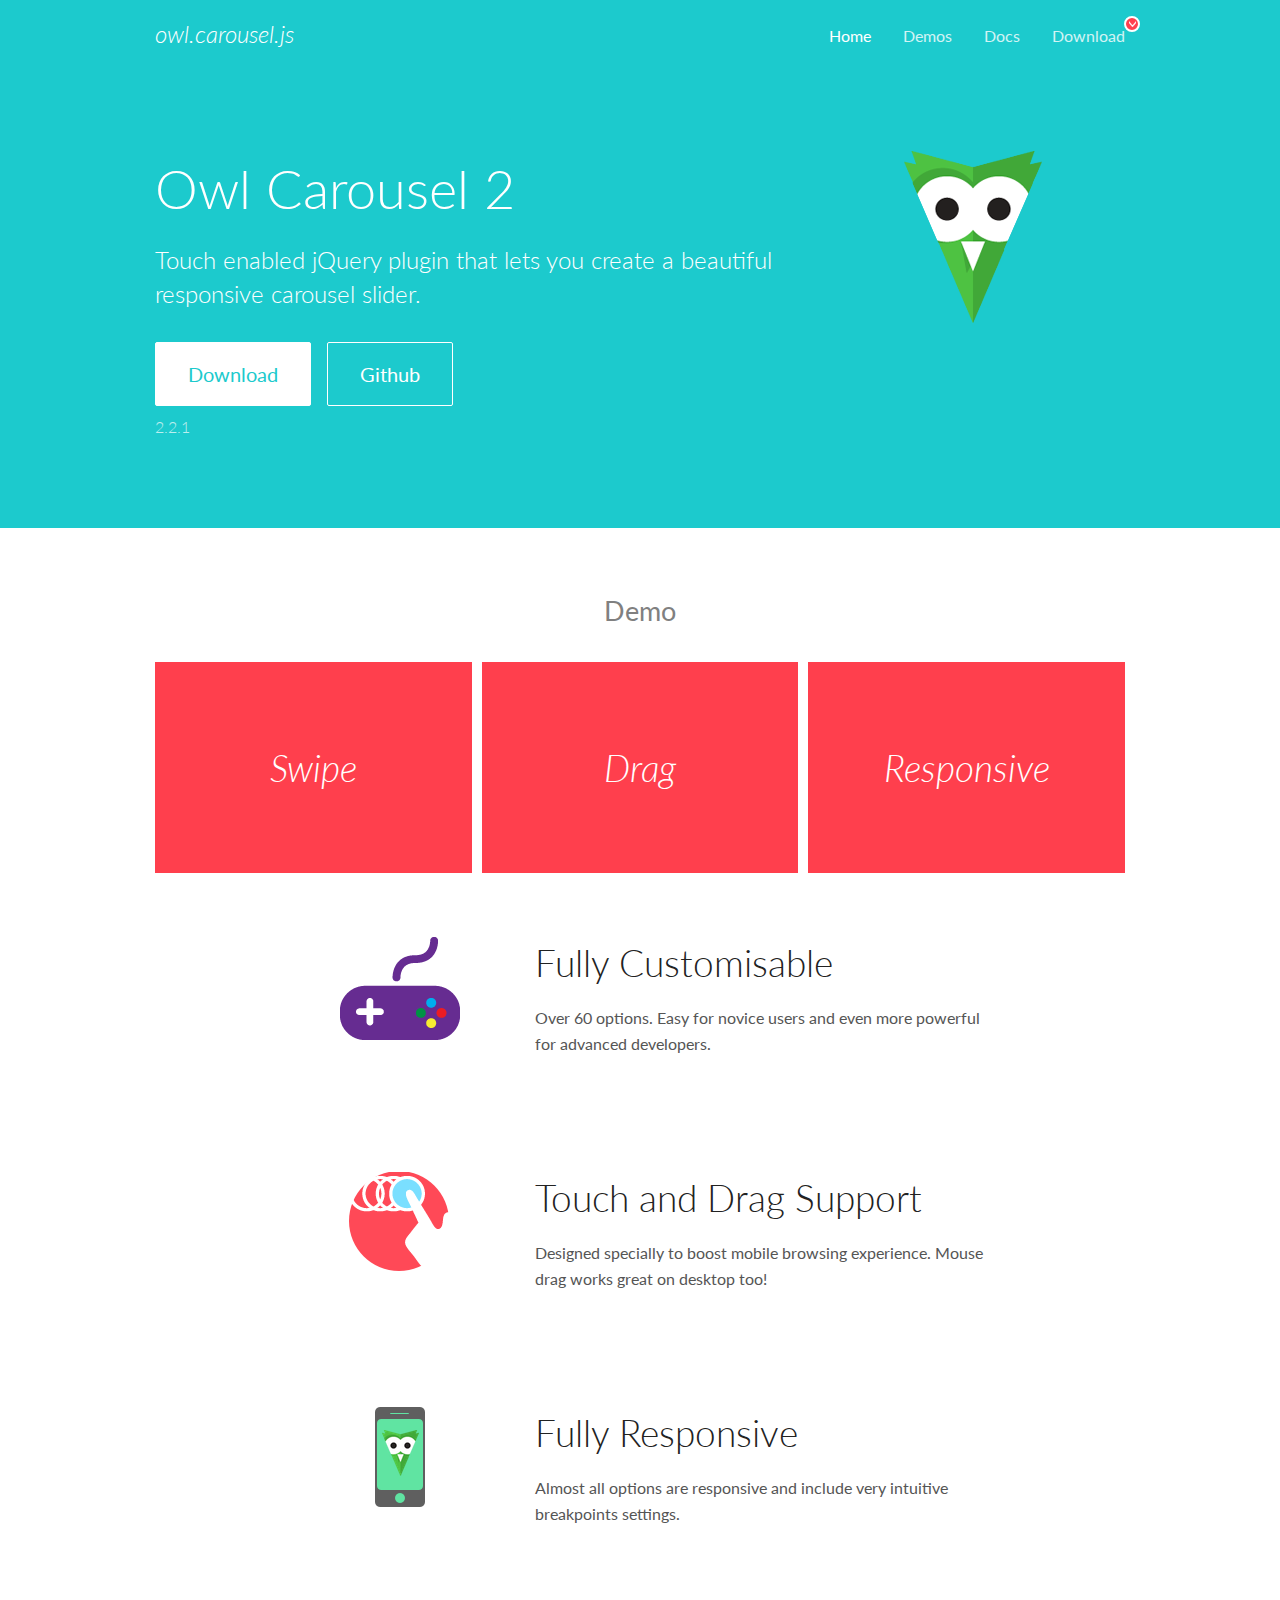
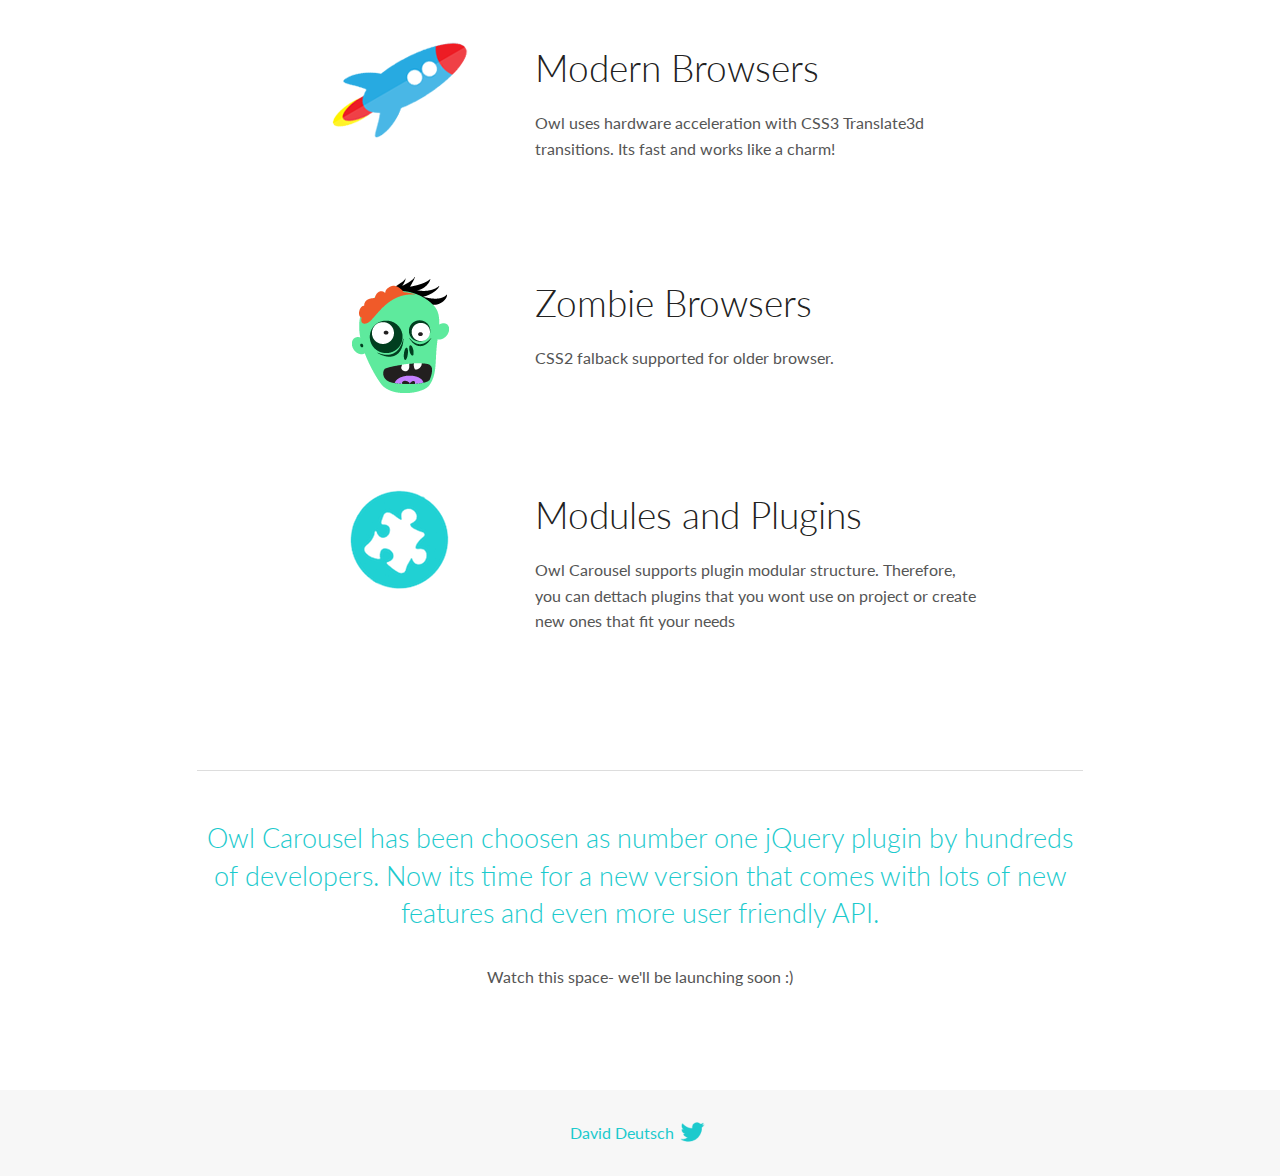
<file: OwlCarousel2-2.2.1 2/docs/index.html>
<!DOCTYPE html>
<html lang="en">
  <head>

    <!-- head -->
    <meta charset="utf-8">
    <meta name="msapplication-tap-highlight" content="no" />
    <meta name="viewport" content="width=device-width, initial-scale=1.0" />
    <meta name="description" content="Touch enabled jQuery plugin that lets you create beautiful responsive carousel slider.">
    <meta name="author" content="David Deutsch">
    <title>
      Home | Owl Carousel | 2.2.1
    </title>

    <!-- Stylesheets -->
    <link href='https://fonts.googleapis.com/css?family=Lato:300,400,700,400italic,300italic' rel='stylesheet' type='text/css'>
    <link rel="stylesheet" href="assets/css/docs.theme.min.css">

    <!-- Owl Stylesheets -->
    <link rel="stylesheet" href="assets/owlcarousel/assets/owl.carousel.min.css">
    <link rel="stylesheet" href="assets/owlcarousel/assets/owl.theme.default.min.css">

    <!-- HTML5 shim and Respond.js IE8 support of HTML5 elements and media queries -->

    <!--[if lt IE 9]>
      <script src="https://oss.maxcdn.com/libs/html5shiv/3.7.0/html5shiv.js"></script>
      <script src="https://oss.maxcdn.com/libs/respond.js/1.3.0/respond.min.js"></script>
    <![endif]-->

    <!-- Favicons -->
    <link rel="apple-touch-icon-precomposed" sizes="144x144" href="assets/ico/apple-touch-icon-144-precomposed.png">
    <link rel="shortcut icon" href="assets/ico/favicon.png">
    <link rel="shortcut icon" href="favicon.ico">

    <!-- Yeah i know js should not be in header. Its required for demos.-->

    <!-- javascript -->
    <script src="assets/vendors/jquery.min.js"></script>
    <script src="assets/owlcarousel/owl.carousel.js"></script>
  </head>
  <body>

    <!-- header -->
    <header class="header">
      <div class="row">
        <div class="large-12 columns">
          <div class="brand left">
            <h3>
              <a href="/OwlCarousel2/">owl.carousel.js</a> 
            </h3>
          </div>
          <a id="toggle-nav" class="right">
            <span></span> <span></span> <span></span> 
          </a> 
          <div class="nav-bar">
            <ul class="clearfix">
              <li class="active">
                <a href="/OwlCarousel2/index.html">Home</a> 
              </li>
              <li> <a href="/OwlCarousel2/demos/demos.html">Demos</a>  </li>
              <li> <a href="/OwlCarousel2/docs/started-welcome.html">Docs</a>  </li>
              <li>
                <a href="https://github.com/OwlCarousel2/OwlCarousel2/archive/2.2.1.zip">Download</a> 
                <span class="download"></span> 
              </li>
            </ul>
          </div>
        </div>
      </div>
    </header>

    <!-- home panel -->
    <section id="hero">
      <div class="row">
        <div class="large-8 medium-8 columns">
          <h1>Owl Carousel 2</h1>
          <h4>Touch enabled jQuery plugin that lets you create a beautiful responsive carousel slider.</h4>
          <a href="https://github.com/OwlCarousel2/OwlCarousel2/archive/2.2.1.zip" class="hero-button">Download</a> 
          <a href="https://github.com/OwlCarousel2/OwlCarousel2" class="hero-button outline">Github</a> 
          <p>2.2.1</p>
        </div>
        <div class="large-4 medium-4 columns">
          <img class="owl-logo" src="assets/img/owl-logo.png" alt="mr. Owl">
        </div>
      </div>
    </section>

    <!-- body -->
    <div class="home-demo">
      <div class="row">
        <div class="large-12 columns">
          <h3>Demo</h3>
          <div class="owl-carousel">
            <div class="item">
              <h2>Swipe</h2>
            </div>
            <div class="item">
              <h2>Drag</h2>
            </div>
            <div class="item">
              <h2>Responsive</h2>
            </div>
            <div class="item">
              <h2>CSS3</h2>
            </div>
            <div class="item">
              <h2>Fast</h2>
            </div>
            <div class="item">
              <h2>Easy</h2>
            </div>
            <div class="item">
              <h2>Free</h2>
            </div>
            <div class="item">
              <h2>Upgradable</h2>
            </div>
            <div class="item">
              <h2>Tons of options</h2>
            </div>
            <div class="item">
              <h2>Infinity</h2>
            </div>
            <div class="item">
              <h2>Auto Width</h2>
            </div>
          </div>
        </div>
      </div>
    </div>
    <script>
      var owl = $('.owl-carousel');
      owl.owlCarousel({
        margin: 10,
        loop: true,
        responsive: {
          0: {
            items: 1
          },
          600: {
            items: 2
          },
          1000: {
            items: 3
          }
        }
      })
    </script>

    <!-- features -->
    <div id="features">
      <div class="row">
        <div class="small-12 medium-9 small-centered columns">
          <section class="row feature">
            <div class="medium-4 small-12 columns">
              <img src="assets/img/feature-options.png" alt="">
            </div>
            <div class="medium-8 small-12 columns">
              <h2>Fully Customisable</h2>
              <p>Over 60 options. Easy for novice users and even more powerful for advanced developers.</p>
            </div>
          </section>
          <section class="row feature">
            <div class="medium-4 small-12 columns">
              <img src="assets/img/feature-drag.png" alt="">
            </div>
            <div class="medium-8 small-12 columns">
              <h2>Touch and Drag Support</h2>
              <p>Designed specially to boost mobile browsing experience. Mouse drag works great on desktop too!</p>
            </div>
          </section>
          <section class="row feature">
            <div class="medium-4 small-12 columns">
              <img src="assets/img/feature-responsive.png" alt="">
            </div>
            <div class="medium-8 small-12 columns">
              <h2>Fully Responsive</h2>
              <p>Almost all options are responsive and include very intuitive breakpoints settings.</p>
            </div>
          </section>
          <section class="row feature">
            <div class="medium-4 small-12 columns">
              <img src="assets/img/feature-modern.png" alt="">
            </div>
            <div class="medium-8 small-12 columns">
              <h2>Modern Browsers</h2>
              <p>Owl uses hardware acceleration with CSS3 Translate3d transitions. Its fast and works like a charm! </p>
            </div>
          </section>
          <section class="row feature">
            <div class="medium-4 small-12 columns">
              <img src="assets/img/feature-zombie.png" alt="">
            </div>
            <div class="medium-8 small-12 columns">
              <h2>Zombie Browsers</h2>
              <p>CSS2 falback supported for older browser.</p>
            </div>
          </section>
          <section class="row feature">
            <div class="medium-4 small-12 columns">
              <img src="assets/img/feature-module.png" alt="">
            </div>
            <div class="medium-8 small-12 columns">
              <h2>Modules and Plugins</h2>
              <p>Owl Carousel supports plugin modular structure. Therefore, you can dettach plugins that you wont use on project or create new ones that fit your needs</p>
            </div>
          </section>
        </div>
      </div>
    </div>

    <!-- footer -->
    <section id="teaser-text">
      <div class="row">
        <div class="small-12 medium-11 small-centered columns">
          <hr>
          <h3 id="owl-carousel-has-been-choosen-as-number-one-jquery-plugin-by-hundreds-of-developers-now-its-time-for-a-new-version-that-comes-with-lots-of-new-features-and-even-more-user-friendly-api-">Owl Carousel has been choosen as number one jQuery plugin by hundreds of developers. Now its time for a new version that comes with lots of new features and even more user friendly API.</h3>
          <p>Watch this space- we&#39;ll be launching soon :)</p>
        </div>
      </div>
    </section>

    <!-- footer -->
    <footer class="footer">
      <div class="row">
        <div class="large-12 columns">
          <h5>
            <a href="/OwlCarousel2/docs/support-contact.html">David Deutsch</a> 
            <a id="custom-tweet-button" href="https://twitter.com/share?url=https://github.com/OwlCarousel2/OwlCarousel2&text=Owl Carousel - This is so awesome! " target="_blank"></a> 
          </h5>
        </div>
      </div>
    </footer>

    <!-- vendors -->
    <script src="assets/vendors/highlight.js"></script>
    <script src="assets/js/app.js"></script>
  </body>
</html>
</file>
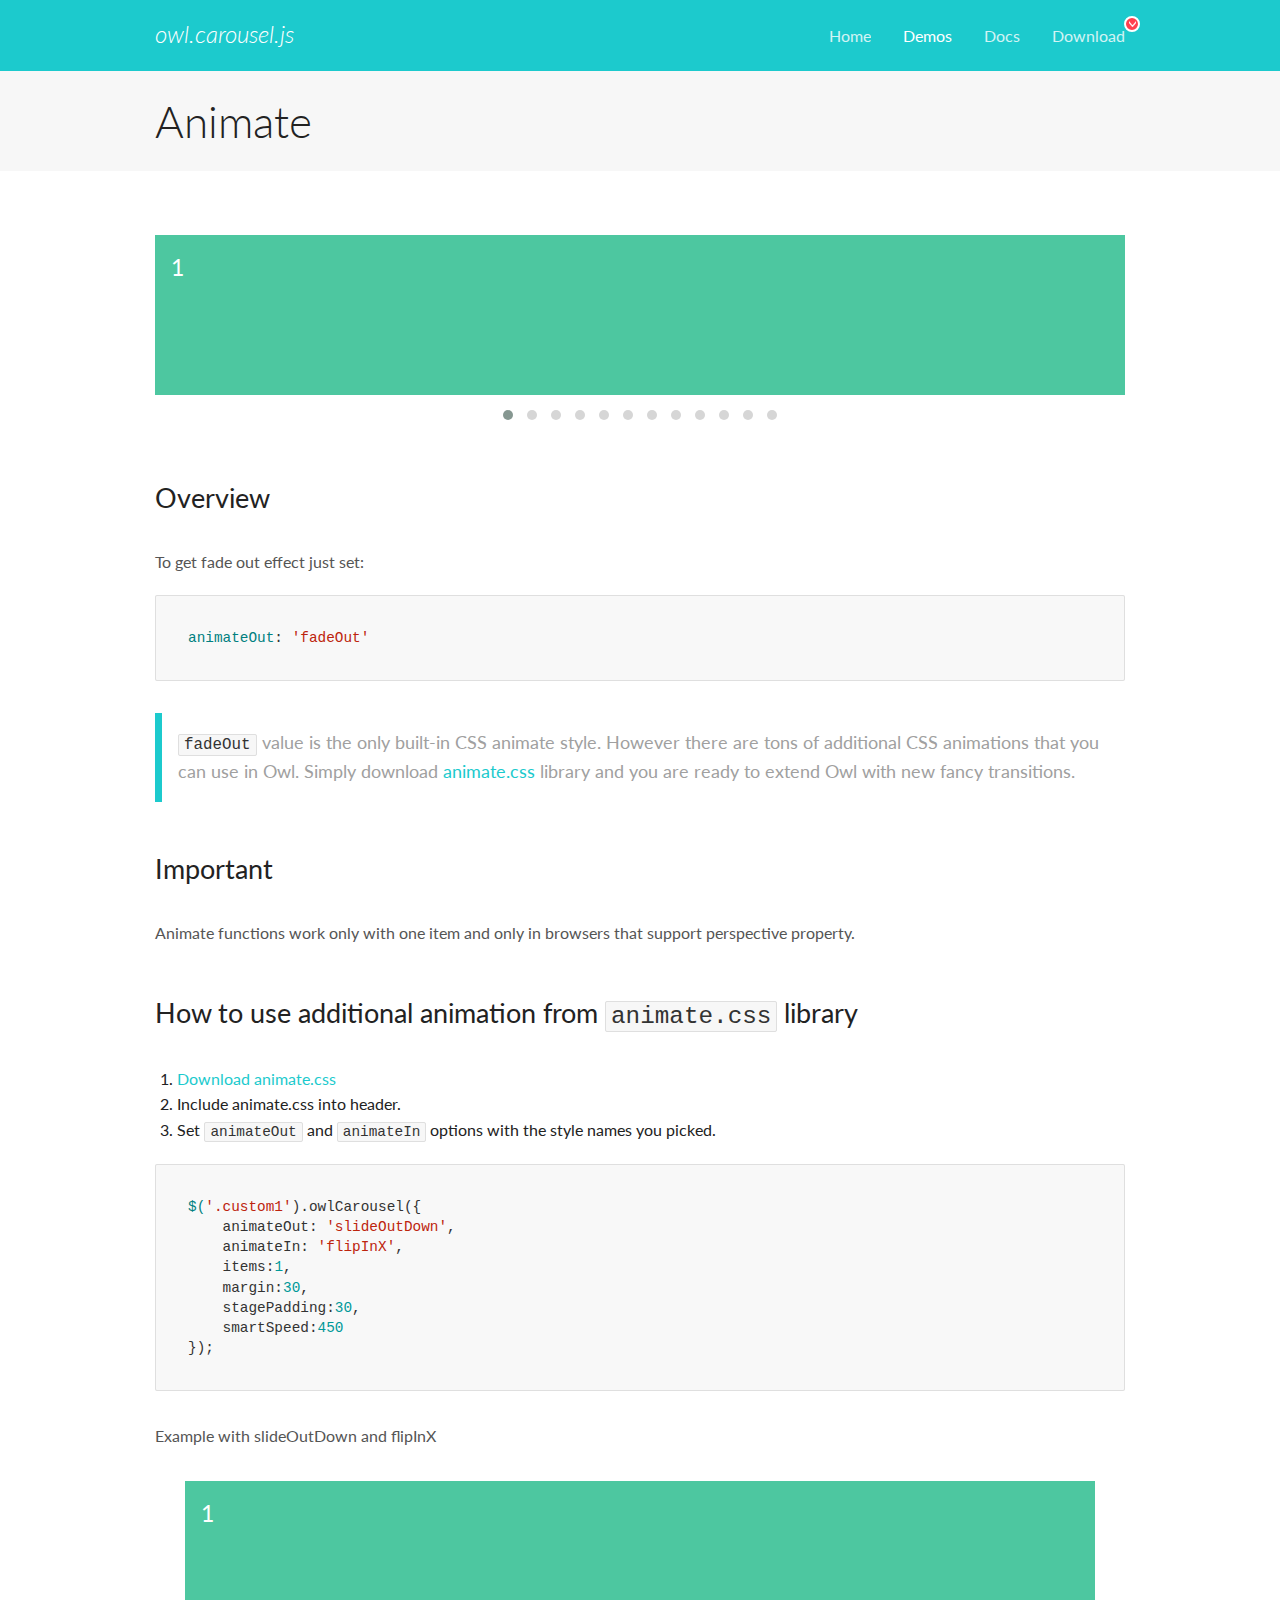
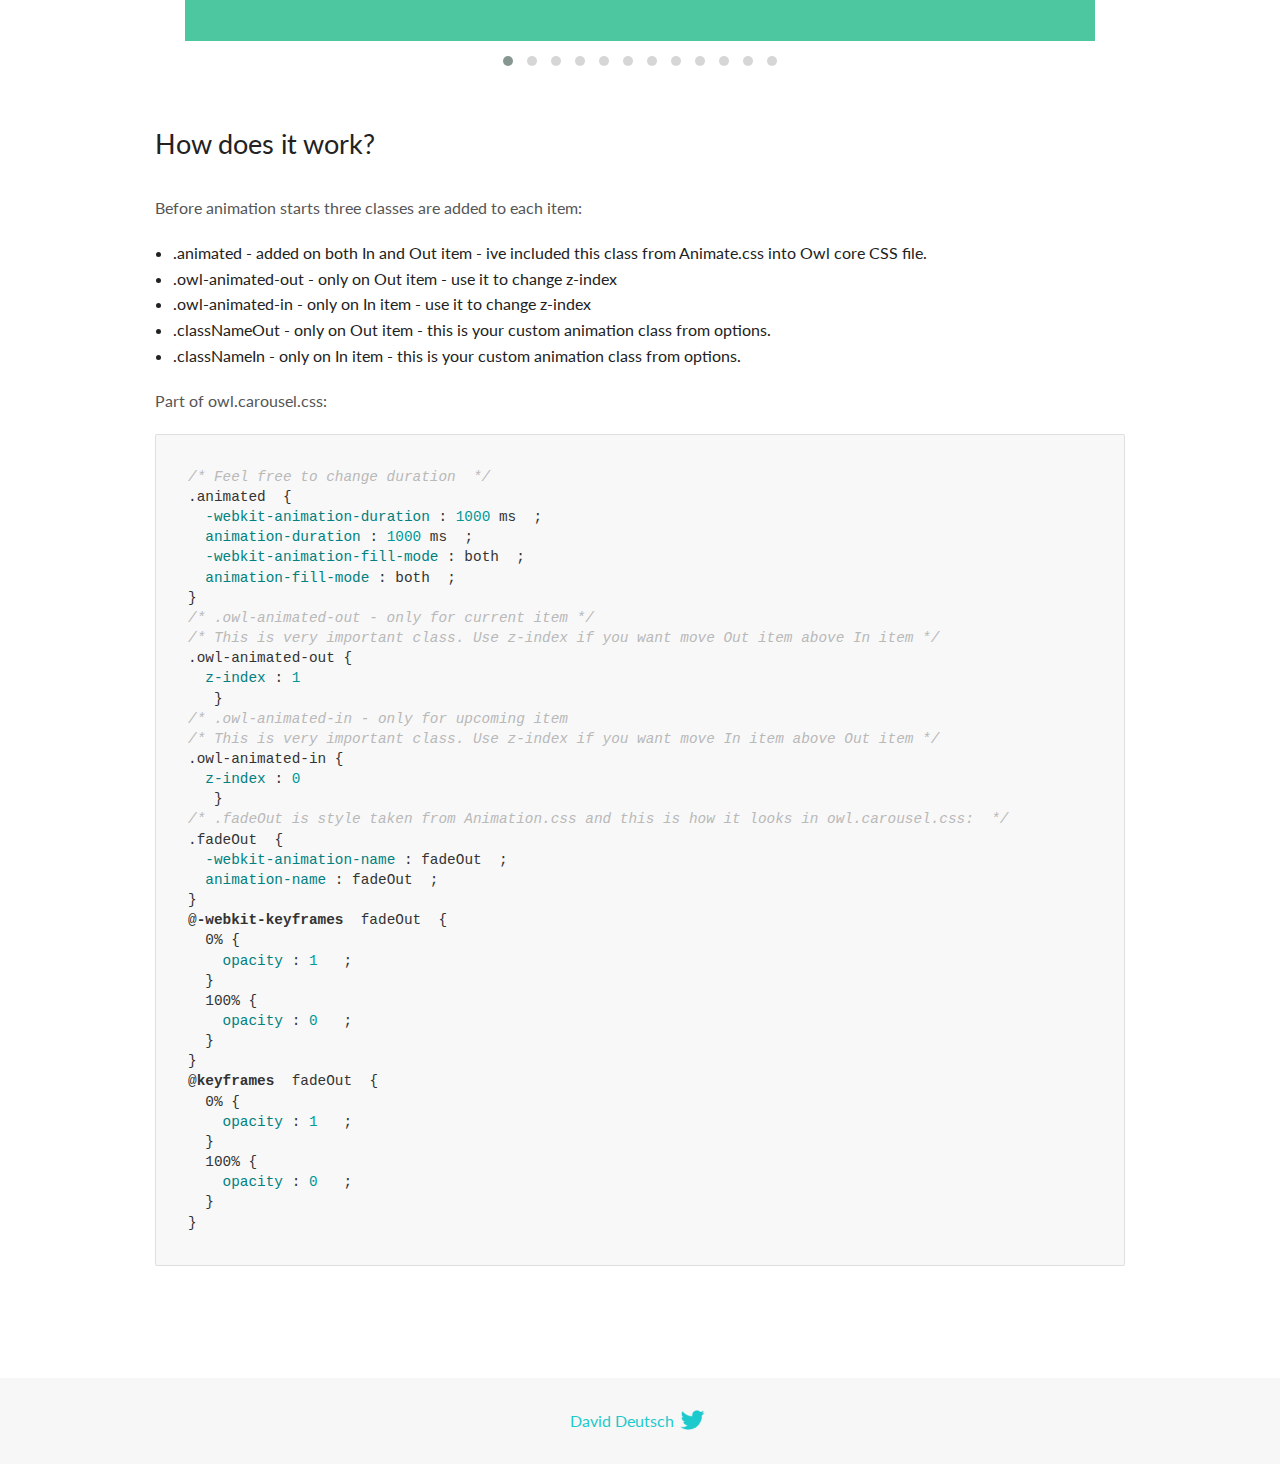
<file: OwlCarousel2-2.2.1 2/docs/demos/animate.html>
<!DOCTYPE html>
<html lang="en">
  <head>

    <!-- head -->
    <meta charset="utf-8">
    <meta name="msapplication-tap-highlight" content="no" />
    <meta name="viewport" content="width=device-width, initial-scale=1.0" />
    <meta name="description" content="Animate carousel">
    <meta name="author" content="David Deutsch">
    <title>
      Animate Demo | Owl Carousel | 2.2.1
    </title>

    <!-- Stylesheets -->
    <link href='https://fonts.googleapis.com/css?family=Lato:300,400,700,400italic,300italic' rel='stylesheet' type='text/css'>
    <link rel="stylesheet" href="../assets/css/docs.theme.min.css">

    <!-- Owl Stylesheets -->
    <link rel="stylesheet" href="../assets/owlcarousel/assets/owl.carousel.min.css">
    <link rel="stylesheet" href="../assets/owlcarousel/assets/owl.theme.default.min.css">

    <!-- HTML5 shim and Respond.js IE8 support of HTML5 elements and media queries -->

    <!--[if lt IE 9]>
      <script src="https://oss.maxcdn.com/libs/html5shiv/3.7.0/html5shiv.js"></script>
      <script src="https://oss.maxcdn.com/libs/respond.js/1.3.0/respond.min.js"></script>
    <![endif]-->

    <!-- Favicons -->
    <link rel="apple-touch-icon-precomposed" sizes="144x144" href="../assets/ico/apple-touch-icon-144-precomposed.png">
    <link rel="shortcut icon" href="../assets/ico/favicon.png">
    <link rel="shortcut icon" href="favicon.ico">

    <!-- Yeah i know js should not be in header. Its required for demos.-->

    <!-- javascript -->
    <script src="../assets/vendors/jquery.min.js"></script>
    <script src="../assets/owlcarousel/owl.carousel.js"></script>
  </head>
  <body>

    <!-- header -->
    <header class="header">
      <div class="row">
        <div class="large-12 columns">
          <div class="brand left">
            <h3>
              <a href="/OwlCarousel2/">owl.carousel.js</a> 
            </h3>
          </div>
          <a id="toggle-nav" class="right">
            <span></span> <span></span> <span></span> 
          </a> 
          <div class="nav-bar">
            <ul class="clearfix">
              <li> <a href="/OwlCarousel2/index.html">Home</a>  </li>
              <li class="active">
                <a href="/OwlCarousel2/demos/demos.html">Demos</a> 
              </li>
              <li> <a href="/OwlCarousel2/docs/started-welcome.html">Docs</a>  </li>
              <li>
                <a href="https://github.com/OwlCarousel2/OwlCarousel2/archive/2.2.1.zip">Download</a> 
                <span class="download"></span> 
              </li>
            </ul>
          </div>
        </div>
      </div>
    </header>

    <!-- title -->
    <section class="title">
      <div class="row">
        <div class="large-12 columns">
          <h1>Animate</h1>
        </div>
      </div>
    </section>

    <!--  Demos -->
    <section id="demos">
      <div class="row">
        <div class="large-12 columns">
          <div class="fadeOut owl-carousel owl-theme">
            <div class="item">
              <h4>1</h4>
            </div>
            <div class="item">
              <h4>2</h4>
            </div>
            <div class="item">
              <h4>3</h4>
            </div>
            <div class="item">
              <h4>4</h4>
            </div>
            <div class="item">
              <h4>5</h4>
            </div>
            <div class="item">
              <h4>6</h4>
            </div>
            <div class="item">
              <h4>7</h4>
            </div>
            <div class="item">
              <h4>8</h4>
            </div>
            <div class="item">
              <h4>9</h4>
            </div>
            <div class="item">
              <h4>10</h4>
            </div>
            <div class="item">
              <h4>11</h4>
            </div>
            <div class="item">
              <h4>12</h4>
            </div>
          </div>
          <h3 id="overview">Overview</h3>
          <p>To get fade out effect just set:</p>
          <pre><code>animateOut: &#39;fadeOut&#39;</code></pre>
          <blockquote>
            <p><code>fadeOut</code> value is the only built-in CSS animate style. However there are tons of additional CSS animations that you can use in Owl. Simply download
              <a href="https://daneden.github.io/animate.css/">animate.css</a>  library and you are ready to extend Owl with new fancy transitions.</p>
          </blockquote>
          <h3 id="important">Important</h3>
          <p>Animate functions work only with one item and only in browsers that support perspective property.</p>
          <h3 id="how-to-use-additional-animation-from-animate-css-library">How to use additional animation from <code>animate.css</code> library</h3>
          <ol>
            <li> <a href="https://daneden.github.io/animate.css/">Download animate.css</a>  </li>
            <li>Include animate.css into header.</li>
            <li>Set <code>animateOut</code> and <code>animateIn</code> options with the style names you picked.</li>
          </ol>
          <pre><code>$(&#39;.custom1&#39;).owlCarousel({
    animateOut: &#39;slideOutDown&#39;,
    animateIn: &#39;flipInX&#39;,
    items:1,
    margin:30,
    stagePadding:30,
    smartSpeed:450
});</code></pre>
          <p>Example with slideOutDown and flipInX</p>
          <div class="custom1 owl-carousel owl-theme">
            <div class="item">
              <h4>1</h4>
            </div>
            <div class="item">
              <h4>2</h4>
            </div>
            <div class="item">
              <h4>3</h4>
            </div>
            <div class="item">
              <h4>4</h4>
            </div>
            <div class="item">
              <h4>5</h4>
            </div>
            <div class="item">
              <h4>6</h4>
            </div>
            <div class="item">
              <h4>7</h4>
            </div>
            <div class="item">
              <h4>8</h4>
            </div>
            <div class="item">
              <h4>9</h4>
            </div>
            <div class="item">
              <h4>10</h4>
            </div>
            <div class="item">
              <h4>11</h4>
            </div>
            <div class="item">
              <h4>12</h4>
            </div>
          </div>
          <h3 id="how-does-it-work-">How does it work?</h3>
          <p>Before animation starts three classes are added to each item:</p>
          <ul>
            <li>.animated - added on both In and Out item - ive included this class from Animate.css into Owl core CSS file.</li>
            <li>.owl-animated-out - only on Out item - use it to change z-index</li>
            <li>.owl-animated-in - only on In item - use it to change z-index</li>
            <li>.classNameOut - only on Out item - this is your custom animation class from options.</li>
            <li>.classNameIn - only on In item - this is your custom animation class from options.</li>
          </ul>
          <p>Part of owl.carousel.css:</p>
          <pre><code class="language-css"><span class="comment">/* Feel free to change duration  */</span> 
<span class="class">.animated</span>  <span class="rules">{
  <span class="rule"><span class="attribute">-webkit-animation-duration</span> :<span class="value"> <span class="number">1000</span> ms</span> </span> ;
  <span class="rule"><span class="attribute">animation-duration</span> :<span class="value"> <span class="number">1000</span> ms</span> </span> ;
  <span class="rule"><span class="attribute">-webkit-animation-fill-mode</span> :<span class="value"> both</span> </span> ;
  <span class="rule"><span class="attribute">animation-fill-mode</span> :<span class="value"> both</span> </span> ;
<span class="rule">}</span> </span> 
<span class="comment">/* .owl-animated-out - only for current item */</span> 
<span class="comment">/* This is very important class. Use z-index if you want move Out item above In item */</span> 
<span class="class">.owl-animated-out</span> <span class="rules">{
  <span class="rule"><span class="attribute">z-index</span> :<span class="value"> <span class="number">1</span> 
</span> </span> </span> }
<span class="comment">/* .owl-animated-in - only for upcoming item
/* This is very important class. Use z-index if you want move In item above Out item */</span> 
<span class="class">.owl-animated-in</span> <span class="rules">{
  <span class="rule"><span class="attribute">z-index</span> :<span class="value"> <span class="number">0</span> 
</span> </span> </span> }
<span class="comment">/* .fadeOut is style taken from Animation.css and this is how it looks in owl.carousel.css:  */</span> 
<span class="class">.fadeOut</span>  <span class="rules">{
  <span class="rule"><span class="attribute">-webkit-animation-name</span> :<span class="value"> fadeOut</span> </span> ;
  <span class="rule"><span class="attribute">animation-name</span> :<span class="value"> fadeOut</span> </span> ;
<span class="rule">}</span> </span> 
<span class="at_rule">@<span class="keyword">-webkit-keyframes</span>  fadeOut </span> {
  0% <span class="rules">{
    <span class="rule"><span class="attribute">opacity</span> :<span class="value"> <span class="number">1</span> </span> </span> ;
  <span class="rule">}</span> </span> 
  100% <span class="rules">{
    <span class="rule"><span class="attribute">opacity</span> :<span class="value"> <span class="number">0</span> </span> </span> ;
  <span class="rule">}</span> </span> 
}
<span class="at_rule">@<span class="keyword">keyframes</span>  fadeOut </span> {
  0% <span class="rules">{
    <span class="rule"><span class="attribute">opacity</span> :<span class="value"> <span class="number">1</span> </span> </span> ;
  <span class="rule">}</span> </span> 
  100% <span class="rules">{
    <span class="rule"><span class="attribute">opacity</span> :<span class="value"> <span class="number">0</span> </span> </span> ;
  <span class="rule">}</span> </span> 
}</code></pre>
          <link rel="stylesheet" href="../assets/css/animate.css">
          <script>
            jQuery(document).ready(function($) {
              $('.fadeOut').owlCarousel({
                items: 1,
                animateOut: 'fadeOut',
                loop: true,
                margin: 10,
              });
              $('.custom1').owlCarousel({
                animateOut: 'slideOutDown',
                animateIn: 'flipInX',
                items: 1,
                margin: 30,
                stagePadding: 30,
                smartSpeed: 450
              });
            });
          </script>
        </div>
      </div>
    </section>

    <!-- footer -->
    <footer class="footer">
      <div class="row">
        <div class="large-12 columns">
          <h5>
            <a href="/OwlCarousel2/docs/support-contact.html">David Deutsch</a> 
            <a id="custom-tweet-button" href="https://twitter.com/share?url=https://github.com/OwlCarousel2/OwlCarousel2&text=Owl Carousel - This is so awesome! " target="_blank"></a> 
          </h5>
        </div>
      </div>
    </footer>

    <!-- vendors -->
    <script src="../assets/vendors/highlight.js"></script>
    <script src="../assets/js/app.js"></script>
  </body>
</html>
</file>
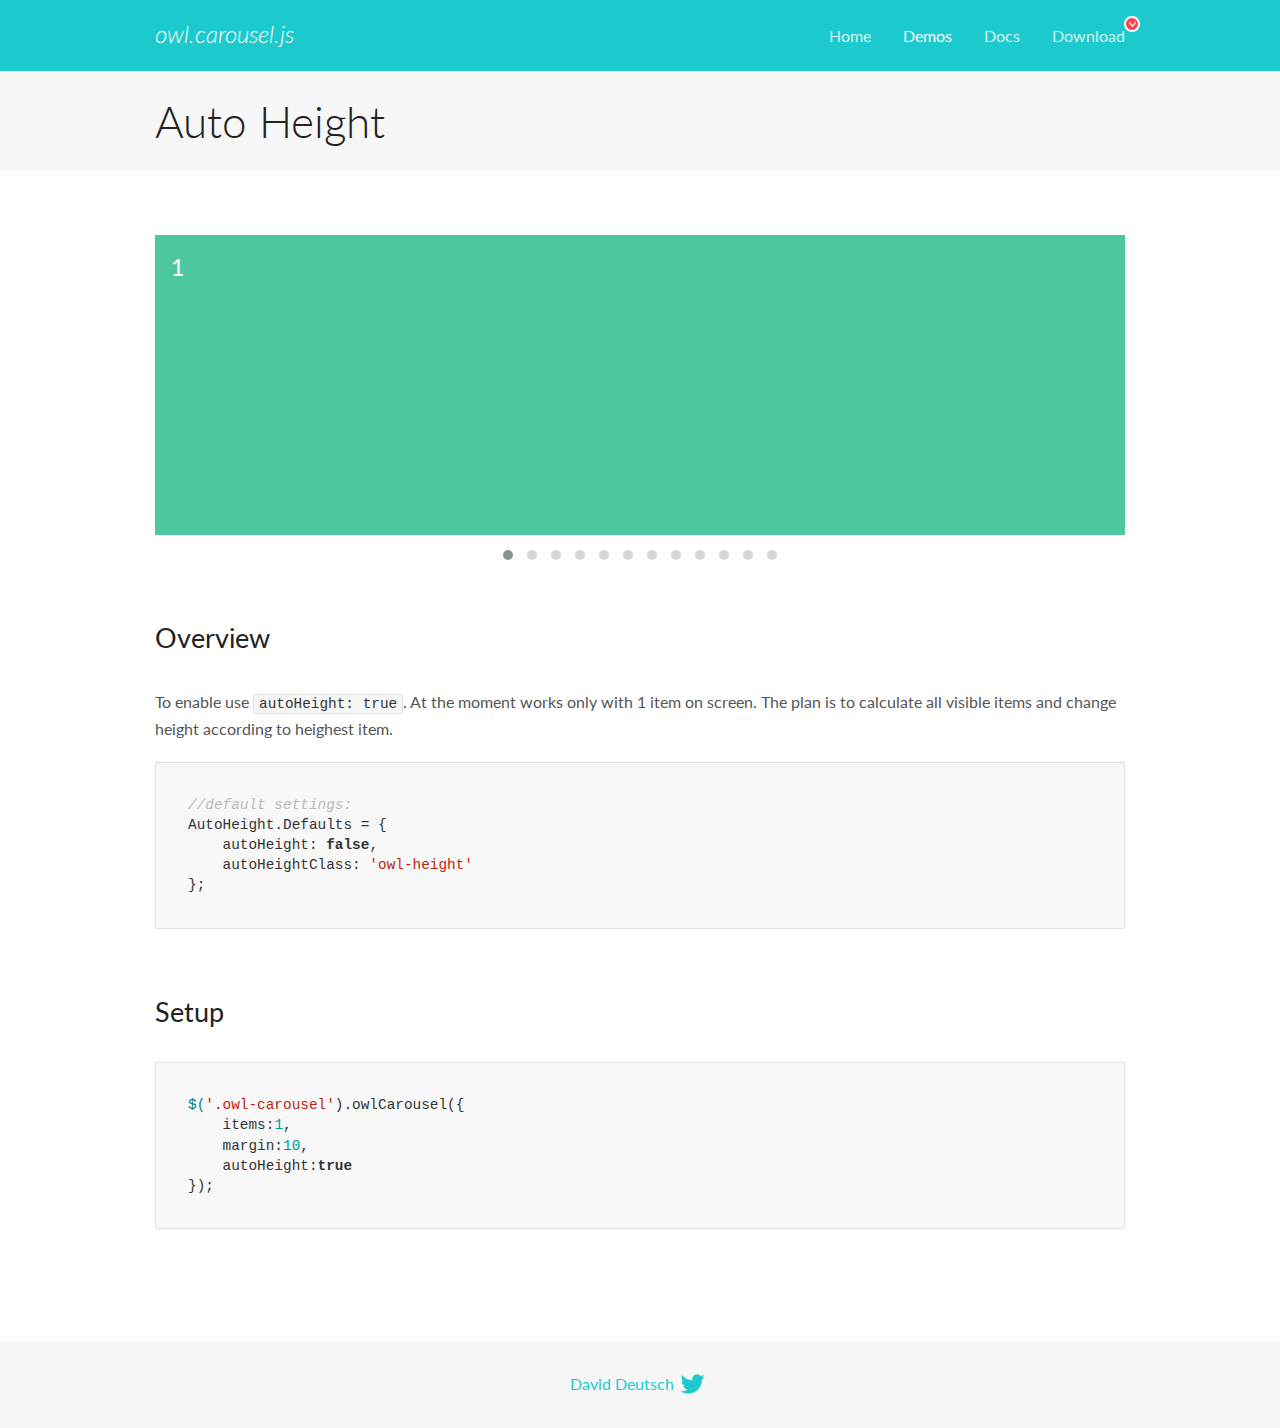
<file: OwlCarousel2-2.2.1 2/docs/demos/autoheight.html>
<!DOCTYPE html>
<html lang="en">
  <head>

    <!-- head -->
    <meta charset="utf-8">
    <meta name="msapplication-tap-highlight" content="no" />
    <meta name="viewport" content="width=device-width, initial-scale=1.0" />
    <meta name="description" content="autoHeight usage demo">
    <meta name="author" content="David Deutsch">
    <title>
      Auto Height Demo | Owl Carousel | 2.2.1
    </title>

    <!-- Stylesheets -->
    <link href='https://fonts.googleapis.com/css?family=Lato:300,400,700,400italic,300italic' rel='stylesheet' type='text/css'>
    <link rel="stylesheet" href="../assets/css/docs.theme.min.css">

    <!-- Owl Stylesheets -->
    <link rel="stylesheet" href="../assets/owlcarousel/assets/owl.carousel.min.css">
    <link rel="stylesheet" href="../assets/owlcarousel/assets/owl.theme.default.min.css">

    <!-- HTML5 shim and Respond.js IE8 support of HTML5 elements and media queries -->

    <!--[if lt IE 9]>
      <script src="https://oss.maxcdn.com/libs/html5shiv/3.7.0/html5shiv.js"></script>
      <script src="https://oss.maxcdn.com/libs/respond.js/1.3.0/respond.min.js"></script>
    <![endif]-->

    <!-- Favicons -->
    <link rel="apple-touch-icon-precomposed" sizes="144x144" href="../assets/ico/apple-touch-icon-144-precomposed.png">
    <link rel="shortcut icon" href="../assets/ico/favicon.png">
    <link rel="shortcut icon" href="favicon.ico">

    <!-- Yeah i know js should not be in header. Its required for demos.-->

    <!-- javascript -->
    <script src="../assets/vendors/jquery.min.js"></script>
    <script src="../assets/owlcarousel/owl.carousel.js"></script>
  </head>
  <body>

    <!-- header -->
    <header class="header">
      <div class="row">
        <div class="large-12 columns">
          <div class="brand left">
            <h3>
              <a href="/OwlCarousel2/">owl.carousel.js</a> 
            </h3>
          </div>
          <a id="toggle-nav" class="right">
            <span></span> <span></span> <span></span> 
          </a> 
          <div class="nav-bar">
            <ul class="clearfix">
              <li> <a href="/OwlCarousel2/index.html">Home</a>  </li>
              <li class="active">
                <a href="/OwlCarousel2/demos/demos.html">Demos</a> 
              </li>
              <li> <a href="/OwlCarousel2/docs/started-welcome.html">Docs</a>  </li>
              <li>
                <a href="https://github.com/OwlCarousel2/OwlCarousel2/archive/2.2.1.zip">Download</a> 
                <span class="download"></span> 
              </li>
            </ul>
          </div>
        </div>
      </div>
    </header>

    <!-- title -->
    <section class="title">
      <div class="row">
        <div class="large-12 columns">
          <h1>Auto Height</h1>
        </div>
      </div>
    </section>

    <!--  Demos -->
    <section id="demos">
      <div class="row">
        <div class="large-12 columns">
          <div class="owl-carousel owl-theme">
            <div class="item" style="height:300px">
              <h4>1</h4>
            </div>
            <div class="item" style="height:100px">
              <h4>2</h4>
            </div>
            <div class="item" style="height:500px">
              <h4>3</h4>
            </div>
            <div class="item" style="height:250px">
              <h4>4</h4>
            </div>
            <div class="item" style="height:400px">
              <h4>5</h4>
            </div>
            <div class="item" style="height:500px">
              <h4>6</h4>
            </div>
            <div class="item" style="height:600px">
              <h4>7</h4>
            </div>
            <div class="item" style="height:400px">
              <h4>8</h4>
            </div>
            <div class="item" style="height:300px">
              <h4>9</h4>
            </div>
            <div class="item" style="height:350px">
              <h4>10</h4>
            </div>
            <div class="item" style="height:200px">
              <h4>11</h4>
            </div>
            <div class="item" style="height:150px">
              <h4>12</h4>
            </div>
          </div>
          <h3 id="overview">Overview</h3>
          <p>To enable use <code>autoHeight: true</code>. At the moment works only with 1 item on screen. The plan is to calculate all visible items and change height according to heighest item.</p>
          <pre><code>//default settings:
AutoHeight.Defaults = {
    autoHeight: false,
    autoHeightClass: &#39;owl-height&#39;
};</code></pre>
          <h3 id="setup">Setup</h3>
          <pre><code>$(&#39;.owl-carousel&#39;).owlCarousel({
    items:1,
    margin:10,
    autoHeight:true
});</code></pre>
          <script>
            $(document).ready(function() {
              $('.owl-carousel').owlCarousel({
                items: 1,
                margin: 10,
                autoHeight: true
              });
            })
          </script>
        </div>
      </div>
    </section>

    <!-- footer -->
    <footer class="footer">
      <div class="row">
        <div class="large-12 columns">
          <h5>
            <a href="/OwlCarousel2/docs/support-contact.html">David Deutsch</a> 
            <a id="custom-tweet-button" href="https://twitter.com/share?url=https://github.com/OwlCarousel2/OwlCarousel2&text=Owl Carousel - This is so awesome! " target="_blank"></a> 
          </h5>
        </div>
      </div>
    </footer>

    <!-- vendors -->
    <script src="../assets/vendors/highlight.js"></script>
    <script src="../assets/js/app.js"></script>
  </body>
</html>
</file>
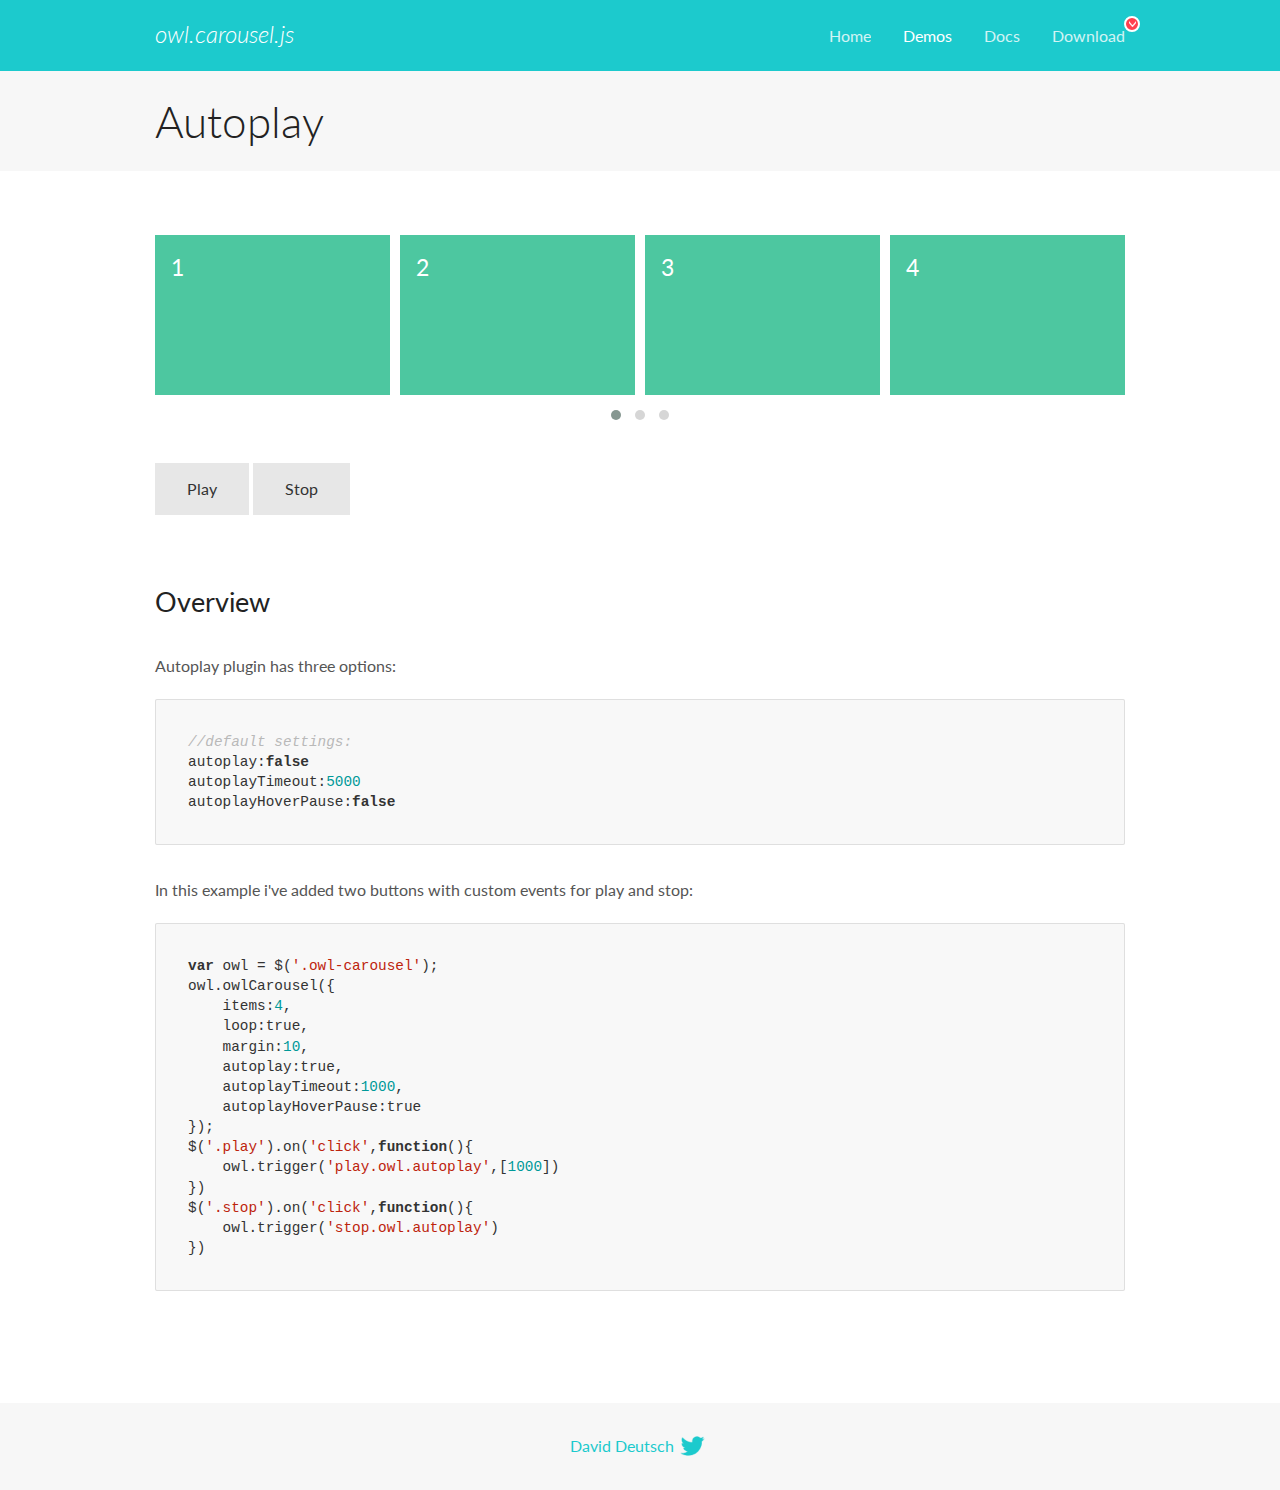
<file: OwlCarousel2-2.2.1 2/docs/demos/autoplay.html>
<!DOCTYPE html>
<html lang="en">
  <head>

    <!-- head -->
    <meta charset="utf-8">
    <meta name="msapplication-tap-highlight" content="no" />
    <meta name="viewport" content="width=device-width, initial-scale=1.0" />
    <meta name="description" content="Autoplay usage demo">
    <meta name="author" content="David Deutsch">
    <title>
      Autoplay Demo | Owl Carousel | 2.2.1
    </title>

    <!-- Stylesheets -->
    <link href='https://fonts.googleapis.com/css?family=Lato:300,400,700,400italic,300italic' rel='stylesheet' type='text/css'>
    <link rel="stylesheet" href="../assets/css/docs.theme.min.css">

    <!-- Owl Stylesheets -->
    <link rel="stylesheet" href="../assets/owlcarousel/assets/owl.carousel.min.css">
    <link rel="stylesheet" href="../assets/owlcarousel/assets/owl.theme.default.min.css">

    <!-- HTML5 shim and Respond.js IE8 support of HTML5 elements and media queries -->

    <!--[if lt IE 9]>
      <script src="https://oss.maxcdn.com/libs/html5shiv/3.7.0/html5shiv.js"></script>
      <script src="https://oss.maxcdn.com/libs/respond.js/1.3.0/respond.min.js"></script>
    <![endif]-->

    <!-- Favicons -->
    <link rel="apple-touch-icon-precomposed" sizes="144x144" href="../assets/ico/apple-touch-icon-144-precomposed.png">
    <link rel="shortcut icon" href="../assets/ico/favicon.png">
    <link rel="shortcut icon" href="favicon.ico">

    <!-- Yeah i know js should not be in header. Its required for demos.-->

    <!-- javascript -->
    <script src="../assets/vendors/jquery.min.js"></script>
    <script src="../assets/owlcarousel/owl.carousel.js"></script>
  </head>
  <body>

    <!-- header -->
    <header class="header">
      <div class="row">
        <div class="large-12 columns">
          <div class="brand left">
            <h3>
              <a href="/OwlCarousel2/">owl.carousel.js</a> 
            </h3>
          </div>
          <a id="toggle-nav" class="right">
            <span></span> <span></span> <span></span> 
          </a> 
          <div class="nav-bar">
            <ul class="clearfix">
              <li> <a href="/OwlCarousel2/index.html">Home</a>  </li>
              <li class="active">
                <a href="/OwlCarousel2/demos/demos.html">Demos</a> 
              </li>
              <li> <a href="/OwlCarousel2/docs/started-welcome.html">Docs</a>  </li>
              <li>
                <a href="https://github.com/OwlCarousel2/OwlCarousel2/archive/2.2.1.zip">Download</a> 
                <span class="download"></span> 
              </li>
            </ul>
          </div>
        </div>
      </div>
    </header>

    <!-- title -->
    <section class="title">
      <div class="row">
        <div class="large-12 columns">
          <h1>Autoplay</h1>
        </div>
      </div>
    </section>

    <!--  Demos -->
    <section id="demos">
      <div class="row">
        <div class="large-12 columns">
          <div class="owl-carousel owl-theme">
            <div class="item">
              <h4>1</h4>
            </div>
            <div class="item">
              <h4>2</h4>
            </div>
            <div class="item">
              <h4>3</h4>
            </div>
            <div class="item">
              <h4>4</h4>
            </div>
            <div class="item">
              <h4>5</h4>
            </div>
            <div class="item">
              <h4>6</h4>
            </div>
            <div class="item">
              <h4>7</h4>
            </div>
            <div class="item">
              <h4>8</h4>
            </div>
            <div class="item">
              <h4>9</h4>
            </div>
            <div class="item">
              <h4>10</h4>
            </div>
            <div class="item">
              <h4>11</h4>
            </div>
            <div class="item">
              <h4>12</h4>
            </div>
          </div>
          <a class="button secondary play">Play</a> 
          <a class="button secondary stop">Stop</a> 
          <h3 id="overview">Overview</h3>
          <p>Autoplay plugin has three options:</p>
          <pre><code>//default settings:
autoplay:false
autoplayTimeout:5000
autoplayHoverPause:false</code></pre>
          <p>In this example i&#39;ve added two buttons with custom events for play and stop:</p>
          <pre><code>var owl = $(&#39;.owl-carousel&#39;);
owl.owlCarousel({
    items:4,
    loop:true,
    margin:10,
    autoplay:true,
    autoplayTimeout:1000,
    autoplayHoverPause:true
});
$(&#39;.play&#39;).on(&#39;click&#39;,function(){
    owl.trigger(&#39;play.owl.autoplay&#39;,[1000])
})
$(&#39;.stop&#39;).on(&#39;click&#39;,function(){
    owl.trigger(&#39;stop.owl.autoplay&#39;)
})</code></pre>
          <script>
            $(document).ready(function() {
              var owl = $('.owl-carousel');
              owl.owlCarousel({
                items: 4,
                loop: true,
                margin: 10,
                autoplay: true,
                autoplayTimeout: 1000,
                autoplayHoverPause: true
              });
              $('.play').on('click', function() {
                owl.trigger('play.owl.autoplay', [1000])
              })
              $('.stop').on('click', function() {
                owl.trigger('stop.owl.autoplay')
              })
            })
          </script>
        </div>
      </div>
    </section>

    <!-- footer -->
    <footer class="footer">
      <div class="row">
        <div class="large-12 columns">
          <h5>
            <a href="/OwlCarousel2/docs/support-contact.html">David Deutsch</a> 
            <a id="custom-tweet-button" href="https://twitter.com/share?url=https://github.com/OwlCarousel2/OwlCarousel2&text=Owl Carousel - This is so awesome! " target="_blank"></a> 
          </h5>
        </div>
      </div>
    </footer>

    <!-- vendors -->
    <script src="../assets/vendors/highlight.js"></script>
    <script src="../assets/js/app.js"></script>
  </body>
</html>
</file>
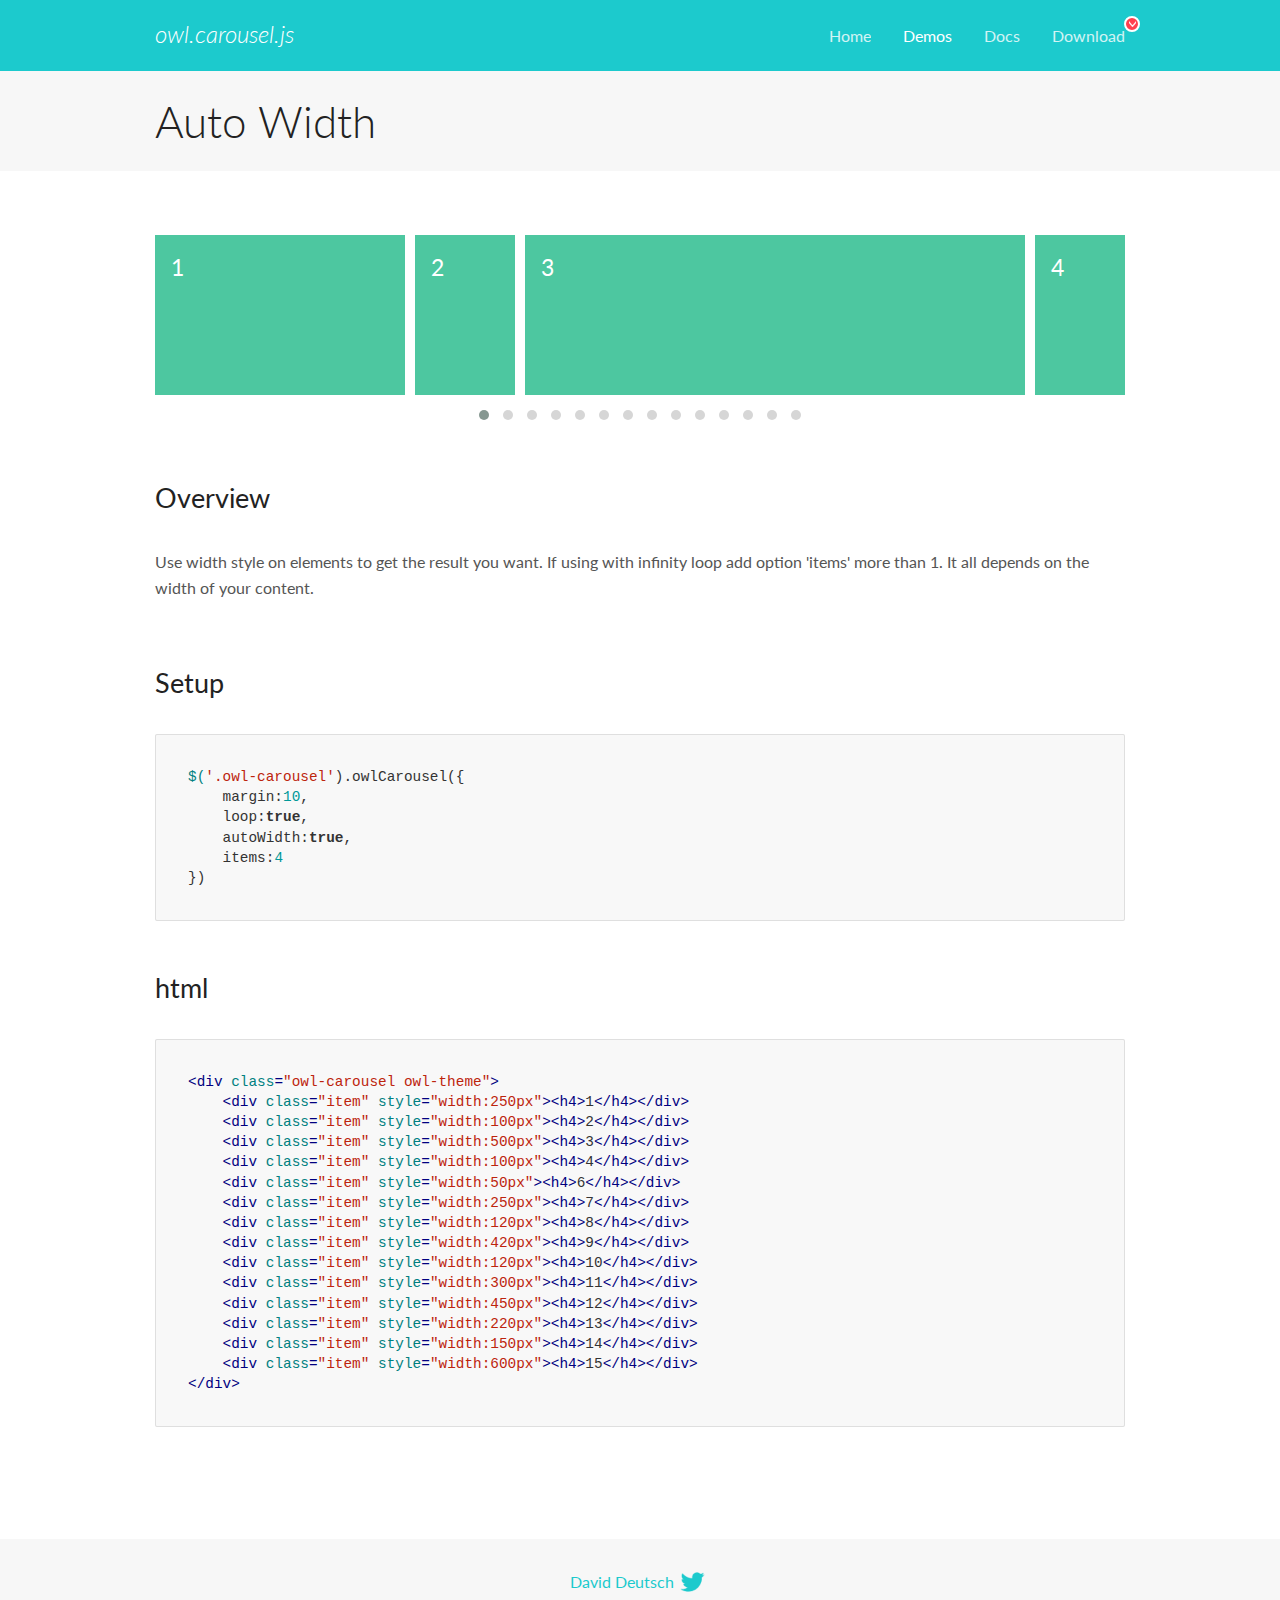
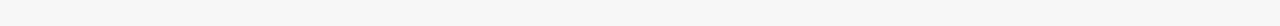
<file: OwlCarousel2-2.2.1 2/docs/demos/autowidth.html>
<!DOCTYPE html>
<html lang="en">
  <head>

    <!-- head -->
    <meta charset="utf-8">
    <meta name="msapplication-tap-highlight" content="no" />
    <meta name="viewport" content="width=device-width, initial-scale=1.0" />
    <meta name="description" content="Auto Width">
    <meta name="author" content="David Deutsch">
    <title>
      Auto Width Demo | Owl Carousel | 2.2.1
    </title>

    <!-- Stylesheets -->
    <link href='https://fonts.googleapis.com/css?family=Lato:300,400,700,400italic,300italic' rel='stylesheet' type='text/css'>
    <link rel="stylesheet" href="../assets/css/docs.theme.min.css">

    <!-- Owl Stylesheets -->
    <link rel="stylesheet" href="../assets/owlcarousel/assets/owl.carousel.min.css">
    <link rel="stylesheet" href="../assets/owlcarousel/assets/owl.theme.default.min.css">

    <!-- HTML5 shim and Respond.js IE8 support of HTML5 elements and media queries -->

    <!--[if lt IE 9]>
      <script src="https://oss.maxcdn.com/libs/html5shiv/3.7.0/html5shiv.js"></script>
      <script src="https://oss.maxcdn.com/libs/respond.js/1.3.0/respond.min.js"></script>
    <![endif]-->

    <!-- Favicons -->
    <link rel="apple-touch-icon-precomposed" sizes="144x144" href="../assets/ico/apple-touch-icon-144-precomposed.png">
    <link rel="shortcut icon" href="../assets/ico/favicon.png">
    <link rel="shortcut icon" href="favicon.ico">

    <!-- Yeah i know js should not be in header. Its required for demos.-->

    <!-- javascript -->
    <script src="../assets/vendors/jquery.min.js"></script>
    <script src="../assets/owlcarousel/owl.carousel.js"></script>
  </head>
  <body>

    <!-- header -->
    <header class="header">
      <div class="row">
        <div class="large-12 columns">
          <div class="brand left">
            <h3>
              <a href="/OwlCarousel2/">owl.carousel.js</a> 
            </h3>
          </div>
          <a id="toggle-nav" class="right">
            <span></span> <span></span> <span></span> 
          </a> 
          <div class="nav-bar">
            <ul class="clearfix">
              <li> <a href="/OwlCarousel2/index.html">Home</a>  </li>
              <li class="active">
                <a href="/OwlCarousel2/demos/demos.html">Demos</a> 
              </li>
              <li> <a href="/OwlCarousel2/docs/started-welcome.html">Docs</a>  </li>
              <li>
                <a href="https://github.com/OwlCarousel2/OwlCarousel2/archive/2.2.1.zip">Download</a> 
                <span class="download"></span> 
              </li>
            </ul>
          </div>
        </div>
      </div>
    </header>

    <!-- title -->
    <section class="title">
      <div class="row">
        <div class="large-12 columns">
          <h1>Auto Width</h1>
        </div>
      </div>
    </section>

    <!--  Demos -->
    <section id="demos">
      <div class="row">
        <div class="large-12 columns">
          <div class="owl-carousel owl-theme">
            <div class="item" style="width:250px">
              <h4>1</h4>
            </div>
            <div class="item" style="width:100px">
              <h4>2</h4>
            </div>
            <div class="item" style="width:500px">
              <h4>3</h4>
            </div>
            <div class="item" style="width:100px">
              <h4>4</h4>
            </div>
            <div class="item" style="width:50px">
              <h4>6</h4>
            </div>
            <div class="item" style="width:250px">
              <h4>7</h4>
            </div>
            <div class="item" style="width:120px">
              <h4>8</h4>
            </div>
            <div class="item" style="width:420px">
              <h4>9</h4>
            </div>
            <div class="item" style="width:120px">
              <h4>10</h4>
            </div>
            <div class="item" style="width:300px">
              <h4>11</h4>
            </div>
            <div class="item" style="width:450px">
              <h4>12</h4>
            </div>
            <div class="item" style="width:220px">
              <h4>13</h4>
            </div>
            <div class="item" style="width:150px">
              <h4>14</h4>
            </div>
            <div class="item" style="width:600px">
              <h4>15</h4>
            </div>
          </div>
          <h3 id="overview">Overview</h3>
          <p>Use width style on elements to get the result you want. If using with infinity loop add option &#39;items&#39; more than 1. It all depends on the width of your content.</p>
          <h3 id="setup">Setup</h3>
          <pre><code>$(&#39;.owl-carousel&#39;).owlCarousel({
    margin:10,
    loop:true,
    autoWidth:true,
    items:4
})</code></pre>
          <h3 id="html">html</h3>
          <pre><code>&lt;div class=&quot;owl-carousel owl-theme&quot;&gt;
    &lt;div class=&quot;item&quot; style=&quot;width:250px&quot;&gt;&lt;h4&gt;1&lt;/h4&gt;&lt;/div&gt;
    &lt;div class=&quot;item&quot; style=&quot;width:100px&quot;&gt;&lt;h4&gt;2&lt;/h4&gt;&lt;/div&gt;
    &lt;div class=&quot;item&quot; style=&quot;width:500px&quot;&gt;&lt;h4&gt;3&lt;/h4&gt;&lt;/div&gt;
    &lt;div class=&quot;item&quot; style=&quot;width:100px&quot;&gt;&lt;h4&gt;4&lt;/h4&gt;&lt;/div&gt;
    &lt;div class=&quot;item&quot; style=&quot;width:50px&quot;&gt;&lt;h4&gt;6&lt;/h4&gt;&lt;/div&gt;
    &lt;div class=&quot;item&quot; style=&quot;width:250px&quot;&gt;&lt;h4&gt;7&lt;/h4&gt;&lt;/div&gt;
    &lt;div class=&quot;item&quot; style=&quot;width:120px&quot;&gt;&lt;h4&gt;8&lt;/h4&gt;&lt;/div&gt;
    &lt;div class=&quot;item&quot; style=&quot;width:420px&quot;&gt;&lt;h4&gt;9&lt;/h4&gt;&lt;/div&gt;
    &lt;div class=&quot;item&quot; style=&quot;width:120px&quot;&gt;&lt;h4&gt;10&lt;/h4&gt;&lt;/div&gt;
    &lt;div class=&quot;item&quot; style=&quot;width:300px&quot;&gt;&lt;h4&gt;11&lt;/h4&gt;&lt;/div&gt;
    &lt;div class=&quot;item&quot; style=&quot;width:450px&quot;&gt;&lt;h4&gt;12&lt;/h4&gt;&lt;/div&gt;
    &lt;div class=&quot;item&quot; style=&quot;width:220px&quot;&gt;&lt;h4&gt;13&lt;/h4&gt;&lt;/div&gt;
    &lt;div class=&quot;item&quot; style=&quot;width:150px&quot;&gt;&lt;h4&gt;14&lt;/h4&gt;&lt;/div&gt;
    &lt;div class=&quot;item&quot; style=&quot;width:600px&quot;&gt;&lt;h4&gt;15&lt;/h4&gt;&lt;/div&gt;
&lt;/div&gt;</code></pre>
          <script>
            $(document).ready(function() {
              $('.owl-carousel').owlCarousel({
                margin: 10,
                loop: true,
                autoWidth: true,
                items: 4
              })
            })
          </script>
        </div>
      </div>
    </section>

    <!-- footer -->
    <footer class="footer">
      <div class="row">
        <div class="large-12 columns">
          <h5>
            <a href="/OwlCarousel2/docs/support-contact.html">David Deutsch</a> 
            <a id="custom-tweet-button" href="https://twitter.com/share?url=https://github.com/OwlCarousel2/OwlCarousel2&text=Owl Carousel - This is so awesome! " target="_blank"></a> 
          </h5>
        </div>
      </div>
    </footer>

    <!-- vendors -->
    <script src="../assets/vendors/highlight.js"></script>
    <script src="../assets/js/app.js"></script>
  </body>
</html>
</file>
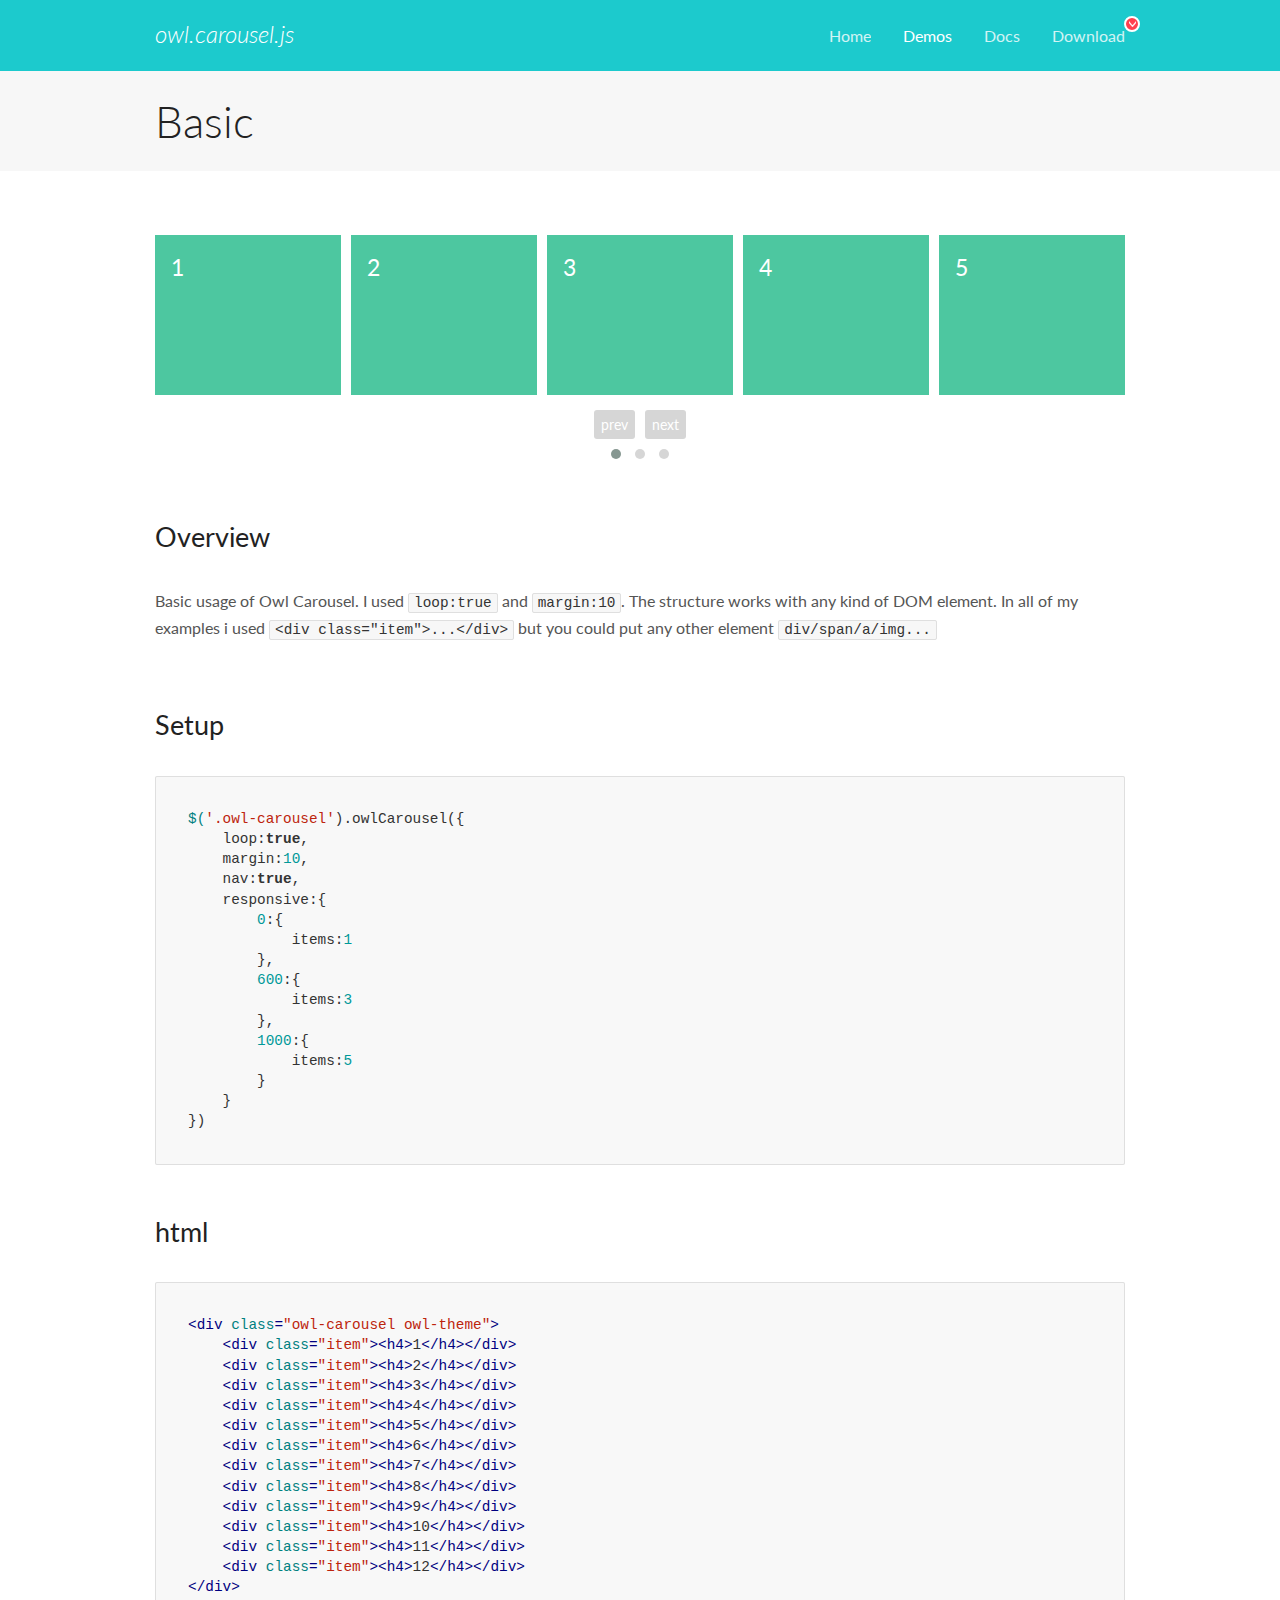
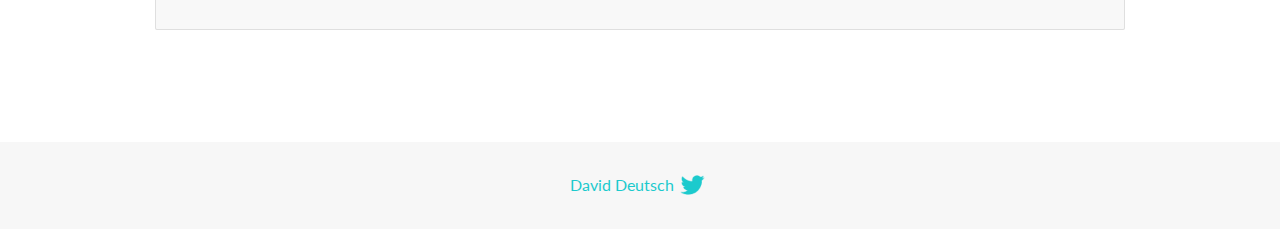
<file: OwlCarousel2-2.2.1 2/docs/demos/basic.html>
<!DOCTYPE html>
<html lang="en">
  <head>

    <!-- head -->
    <meta charset="utf-8">
    <meta name="msapplication-tap-highlight" content="no" />
    <meta name="viewport" content="width=device-width, initial-scale=1.0" />
    <meta name="description" content="Basic usage demo">
    <meta name="author" content="David Deutsch">
    <title>
      Basic Demo | Owl Carousel | 2.2.1
    </title>

    <!-- Stylesheets -->
    <link href='https://fonts.googleapis.com/css?family=Lato:300,400,700,400italic,300italic' rel='stylesheet' type='text/css'>
    <link rel="stylesheet" href="../assets/css/docs.theme.min.css">

    <!-- Owl Stylesheets -->
    <link rel="stylesheet" href="../assets/owlcarousel/assets/owl.carousel.min.css">
    <link rel="stylesheet" href="../assets/owlcarousel/assets/owl.theme.default.min.css">

    <!-- HTML5 shim and Respond.js IE8 support of HTML5 elements and media queries -->

    <!--[if lt IE 9]>
      <script src="https://oss.maxcdn.com/libs/html5shiv/3.7.0/html5shiv.js"></script>
      <script src="https://oss.maxcdn.com/libs/respond.js/1.3.0/respond.min.js"></script>
    <![endif]-->

    <!-- Favicons -->
    <link rel="apple-touch-icon-precomposed" sizes="144x144" href="../assets/ico/apple-touch-icon-144-precomposed.png">
    <link rel="shortcut icon" href="../assets/ico/favicon.png">
    <link rel="shortcut icon" href="favicon.ico">

    <!-- Yeah i know js should not be in header. Its required for demos.-->

    <!-- javascript -->
    <script src="../assets/vendors/jquery.min.js"></script>
    <script src="../assets/owlcarousel/owl.carousel.js"></script>
  </head>
  <body>

    <!-- header -->
    <header class="header">
      <div class="row">
        <div class="large-12 columns">
          <div class="brand left">
            <h3>
              <a href="/OwlCarousel2/">owl.carousel.js</a> 
            </h3>
          </div>
          <a id="toggle-nav" class="right">
            <span></span> <span></span> <span></span> 
          </a> 
          <div class="nav-bar">
            <ul class="clearfix">
              <li> <a href="/OwlCarousel2/index.html">Home</a>  </li>
              <li class="active">
                <a href="/OwlCarousel2/demos/demos.html">Demos</a> 
              </li>
              <li> <a href="/OwlCarousel2/docs/started-welcome.html">Docs</a>  </li>
              <li>
                <a href="https://github.com/OwlCarousel2/OwlCarousel2/archive/2.2.1.zip">Download</a> 
                <span class="download"></span> 
              </li>
            </ul>
          </div>
        </div>
      </div>
    </header>

    <!-- title -->
    <section class="title">
      <div class="row">
        <div class="large-12 columns">
          <h1>Basic</h1>
        </div>
      </div>
    </section>

    <!--  Demos -->
    <section id="demos">
      <div class="row">
        <div class="large-12 columns">
          <div class="owl-carousel owl-theme">
            <div class="item">
              <h4>1</h4>
            </div>
            <div class="item">
              <h4>2</h4>
            </div>
            <div class="item">
              <h4>3</h4>
            </div>
            <div class="item">
              <h4>4</h4>
            </div>
            <div class="item">
              <h4>5</h4>
            </div>
            <div class="item">
              <h4>6</h4>
            </div>
            <div class="item">
              <h4>7</h4>
            </div>
            <div class="item">
              <h4>8</h4>
            </div>
            <div class="item">
              <h4>9</h4>
            </div>
            <div class="item">
              <h4>10</h4>
            </div>
            <div class="item">
              <h4>11</h4>
            </div>
            <div class="item">
              <h4>12</h4>
            </div>
          </div>
          <h3 id="overview">Overview</h3>
          <p>Basic usage of Owl Carousel. I used <code>loop:true</code> and <code>margin:10</code>. The structure works with any kind of DOM element. In all of my examples i used <code>&lt;div class=&quot;item&quot;&gt;...&lt;/div&gt;</code> but you could
            put any other element <code>div/span/a/img...</code></p>
          <h3 id="setup">Setup</h3>
          <pre><code>$(&#39;.owl-carousel&#39;).owlCarousel({
    loop:true,
    margin:10,
    nav:true,
    responsive:{
        0:{
            items:1
        },
        600:{
            items:3
        },
        1000:{
            items:5
        }
    }
})</code></pre>
          <h3 id="html">html</h3>
          <pre><code>&lt;div class=&quot;owl-carousel owl-theme&quot;&gt;
    &lt;div class=&quot;item&quot;&gt;&lt;h4&gt;1&lt;/h4&gt;&lt;/div&gt;
    &lt;div class=&quot;item&quot;&gt;&lt;h4&gt;2&lt;/h4&gt;&lt;/div&gt;
    &lt;div class=&quot;item&quot;&gt;&lt;h4&gt;3&lt;/h4&gt;&lt;/div&gt;
    &lt;div class=&quot;item&quot;&gt;&lt;h4&gt;4&lt;/h4&gt;&lt;/div&gt;
    &lt;div class=&quot;item&quot;&gt;&lt;h4&gt;5&lt;/h4&gt;&lt;/div&gt;
    &lt;div class=&quot;item&quot;&gt;&lt;h4&gt;6&lt;/h4&gt;&lt;/div&gt;
    &lt;div class=&quot;item&quot;&gt;&lt;h4&gt;7&lt;/h4&gt;&lt;/div&gt;
    &lt;div class=&quot;item&quot;&gt;&lt;h4&gt;8&lt;/h4&gt;&lt;/div&gt;
    &lt;div class=&quot;item&quot;&gt;&lt;h4&gt;9&lt;/h4&gt;&lt;/div&gt;
    &lt;div class=&quot;item&quot;&gt;&lt;h4&gt;10&lt;/h4&gt;&lt;/div&gt;
    &lt;div class=&quot;item&quot;&gt;&lt;h4&gt;11&lt;/h4&gt;&lt;/div&gt;
    &lt;div class=&quot;item&quot;&gt;&lt;h4&gt;12&lt;/h4&gt;&lt;/div&gt;
&lt;/div&gt;</code></pre>
          <script>
            $(document).ready(function() {
              var owl = $('.owl-carousel');
              owl.owlCarousel({
                margin: 10,
                nav: true,
                loop: true,
                responsive: {
                  0: {
                    items: 1
                  },
                  600: {
                    items: 3
                  },
                  1000: {
                    items: 5
                  }
                }
              })
            })
          </script>
        </div>
      </div>
    </section>

    <!-- footer -->
    <footer class="footer">
      <div class="row">
        <div class="large-12 columns">
          <h5>
            <a href="/OwlCarousel2/docs/support-contact.html">David Deutsch</a> 
            <a id="custom-tweet-button" href="https://twitter.com/share?url=https://github.com/OwlCarousel2/OwlCarousel2&text=Owl Carousel - This is so awesome! " target="_blank"></a> 
          </h5>
        </div>
      </div>
    </footer>

    <!-- vendors -->
    <script src="../assets/vendors/highlight.js"></script>
    <script src="../assets/js/app.js"></script>
  </body>
</html>
</file>
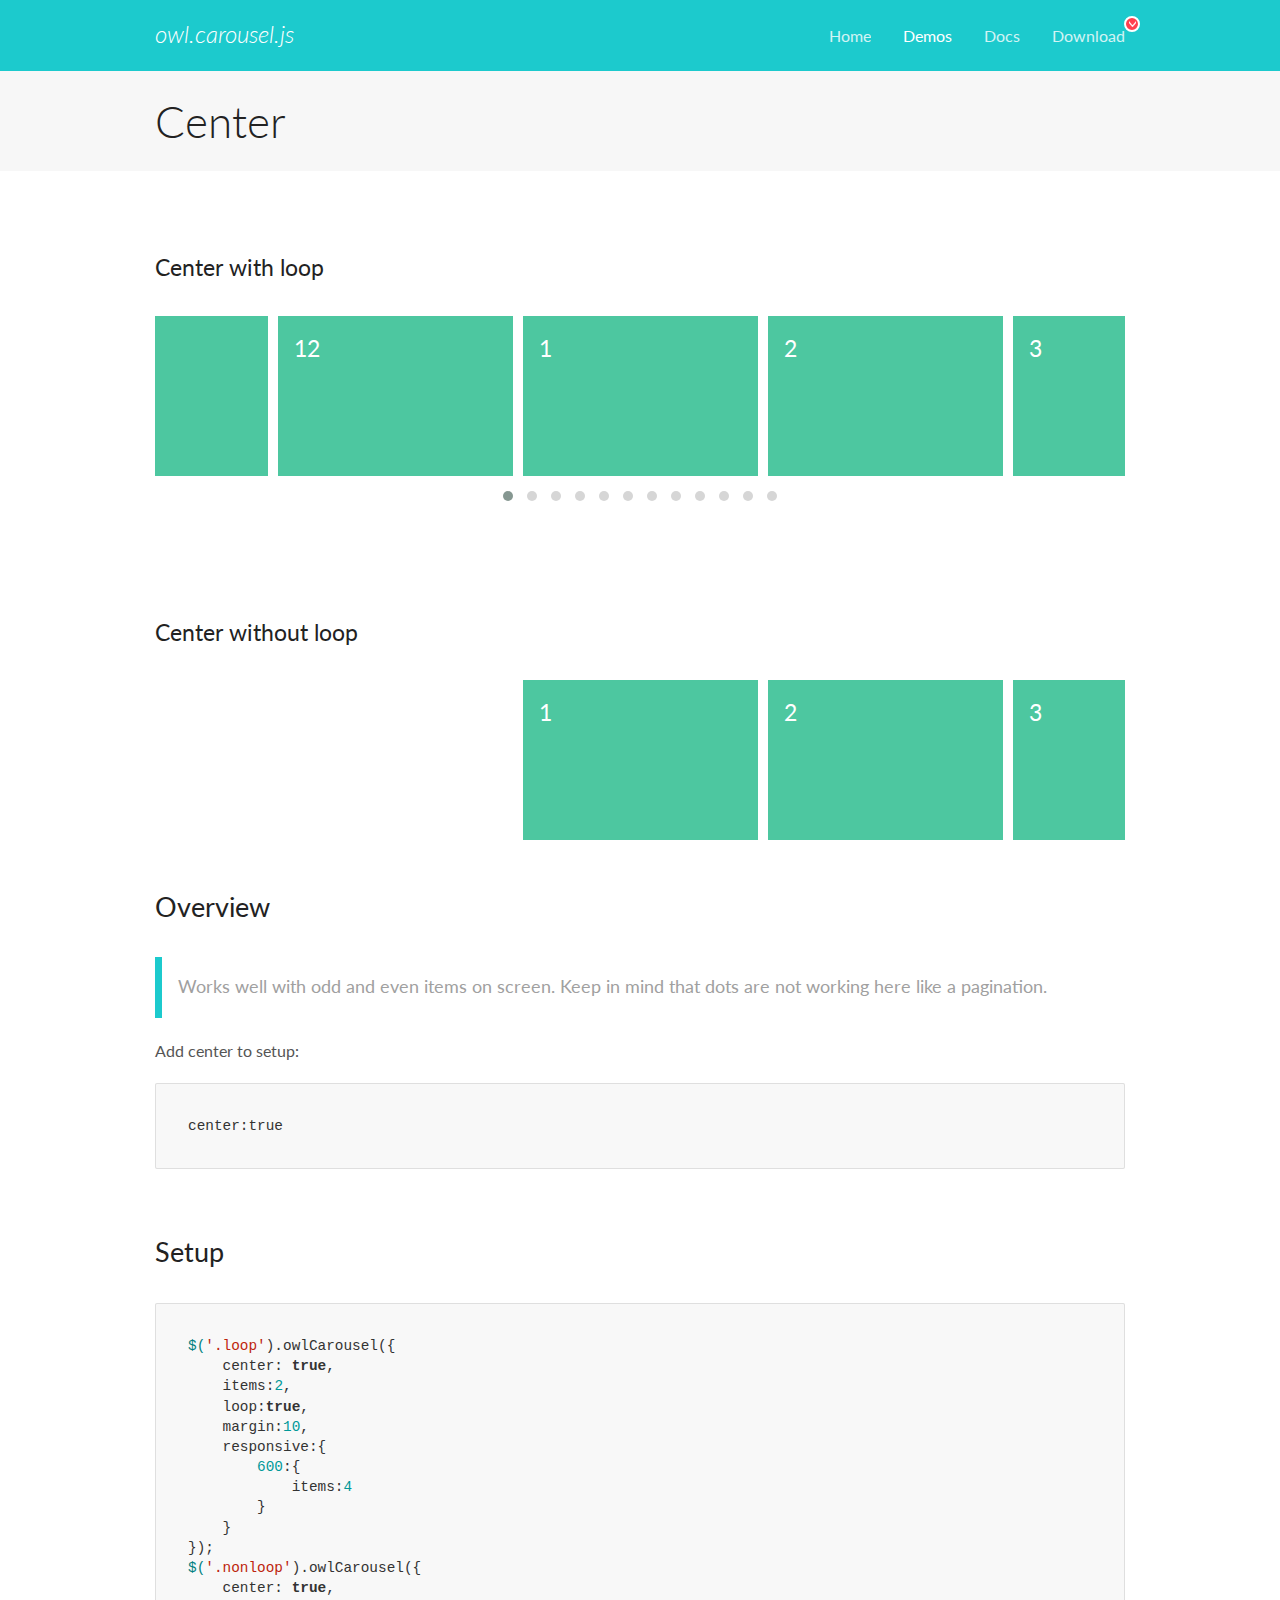
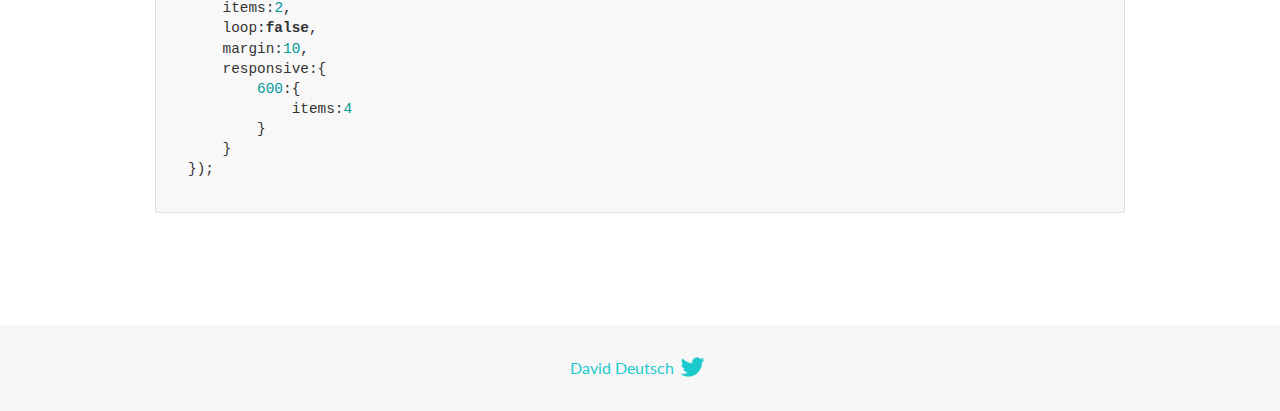
<file: OwlCarousel2-2.2.1 2/docs/demos/center.html>
<!DOCTYPE html>
<html lang="en">
  <head>

    <!-- head -->
    <meta charset="utf-8">
    <meta name="msapplication-tap-highlight" content="no" />
    <meta name="viewport" content="width=device-width, initial-scale=1.0" />
    <meta name="description" content="Center carousel">
    <meta name="author" content="David Deutsch">
    <title>
      Center Demo | Owl Carousel | 2.2.1
    </title>

    <!-- Stylesheets -->
    <link href='https://fonts.googleapis.com/css?family=Lato:300,400,700,400italic,300italic' rel='stylesheet' type='text/css'>
    <link rel="stylesheet" href="../assets/css/docs.theme.min.css">

    <!-- Owl Stylesheets -->
    <link rel="stylesheet" href="../assets/owlcarousel/assets/owl.carousel.min.css">
    <link rel="stylesheet" href="../assets/owlcarousel/assets/owl.theme.default.min.css">

    <!-- HTML5 shim and Respond.js IE8 support of HTML5 elements and media queries -->

    <!--[if lt IE 9]>
      <script src="https://oss.maxcdn.com/libs/html5shiv/3.7.0/html5shiv.js"></script>
      <script src="https://oss.maxcdn.com/libs/respond.js/1.3.0/respond.min.js"></script>
    <![endif]-->

    <!-- Favicons -->
    <link rel="apple-touch-icon-precomposed" sizes="144x144" href="../assets/ico/apple-touch-icon-144-precomposed.png">
    <link rel="shortcut icon" href="../assets/ico/favicon.png">
    <link rel="shortcut icon" href="favicon.ico">

    <!-- Yeah i know js should not be in header. Its required for demos.-->

    <!-- javascript -->
    <script src="../assets/vendors/jquery.min.js"></script>
    <script src="../assets/owlcarousel/owl.carousel.js"></script>
  </head>
  <body>

    <!-- header -->
    <header class="header">
      <div class="row">
        <div class="large-12 columns">
          <div class="brand left">
            <h3>
              <a href="/OwlCarousel2/">owl.carousel.js</a> 
            </h3>
          </div>
          <a id="toggle-nav" class="right">
            <span></span> <span></span> <span></span> 
          </a> 
          <div class="nav-bar">
            <ul class="clearfix">
              <li> <a href="/OwlCarousel2/index.html">Home</a>  </li>
              <li class="active">
                <a href="/OwlCarousel2/demos/demos.html">Demos</a> 
              </li>
              <li> <a href="/OwlCarousel2/docs/started-welcome.html">Docs</a>  </li>
              <li>
                <a href="https://github.com/OwlCarousel2/OwlCarousel2/archive/2.2.1.zip">Download</a> 
                <span class="download"></span> 
              </li>
            </ul>
          </div>
        </div>
      </div>
    </header>

    <!-- title -->
    <section class="title">
      <div class="row">
        <div class="large-12 columns">
          <h1>Center</h1>
        </div>
      </div>
    </section>

    <!--  Demos -->
    <section id="demos">
      <div class="row">
        <div class="large-12 columns">
          <h4 id="center-with-loop">Center with loop</h4>
          <div class="loop owl-carousel owl-theme">
            <div class="item">
              <h4>1</h4>
            </div>
            <div class="item">
              <h4>2</h4>
            </div>
            <div class="item">
              <h4>3</h4>
            </div>
            <div class="item">
              <h4>4</h4>
            </div>
            <div class="item">
              <h4>5</h4>
            </div>
            <div class="item">
              <h4>6</h4>
            </div>
            <div class="item">
              <h4>7</h4>
            </div>
            <div class="item">
              <h4>8</h4>
            </div>
            <div class="item">
              <h4>9</h4>
            </div>
            <div class="item">
              <h4>10</h4>
            </div>
            <div class="item">
              <h4>11</h4>
            </div>
            <div class="item">
              <h4>12</h4>
            </div>
          </div>
          <br>
          <h4 id="center-without-loop">Center without loop</h4>
          <div class="nonloop owl-carousel">
            <div class="item">
              <h4>1</h4>
            </div>
            <div class="item">
              <h4>2</h4>
            </div>
            <div class="item">
              <h4>3</h4>
            </div>
            <div class="item">
              <h4>4</h4>
            </div>
            <div class="item">
              <h4>5</h4>
            </div>
            <div class="item">
              <h4>6</h4>
            </div>
            <div class="item">
              <h4>7</h4>
            </div>
            <div class="item">
              <h4>8</h4>
            </div>
            <div class="item">
              <h4>9</h4>
            </div>
            <div class="item">
              <h4>10</h4>
            </div>
            <div class="item">
              <h4>11</h4>
            </div>
            <div class="item">
              <h4>12</h4>
            </div>
          </div>
          <h3 id="overview">Overview</h3>
          <blockquote>
            <p>Works well with odd and even items on screen. Keep in mind that dots are not working here like a pagination.</p>
          </blockquote>
          <p>Add center to setup:</p>
          <pre><code>center:true</code></pre>
          <h3 id="setup">Setup</h3>
          <pre><code>$(&#39;.loop&#39;).owlCarousel({
    center: true,
    items:2,
    loop:true,
    margin:10,
    responsive:{
        600:{
            items:4
        }
    }
});
$(&#39;.nonloop&#39;).owlCarousel({
    center: true,
    items:2,
    loop:false,
    margin:10,
    responsive:{
        600:{
            items:4
        }
    }
});</code></pre>
          <script>
            jQuery(document).ready(function($) {
              $('.loop').owlCarousel({
                center: true,
                items: 2,
                loop: true,
                margin: 10,
                responsive: {
                  600: {
                    items: 4
                  }
                }
              });
              $('.nonloop').owlCarousel({
                center: true,
                items: 2,
                loop: false,
                margin: 10,
                responsive: {
                  600: {
                    items: 4
                  }
                }
              });
            });
          </script>
        </div>
      </div>
    </section>

    <!-- footer -->
    <footer class="footer">
      <div class="row">
        <div class="large-12 columns">
          <h5>
            <a href="/OwlCarousel2/docs/support-contact.html">David Deutsch</a> 
            <a id="custom-tweet-button" href="https://twitter.com/share?url=https://github.com/OwlCarousel2/OwlCarousel2&text=Owl Carousel - This is so awesome! " target="_blank"></a> 
          </h5>
        </div>
      </div>
    </footer>

    <!-- vendors -->
    <script src="../assets/vendors/highlight.js"></script>
    <script src="../assets/js/app.js"></script>
  </body>
</html>
</file>
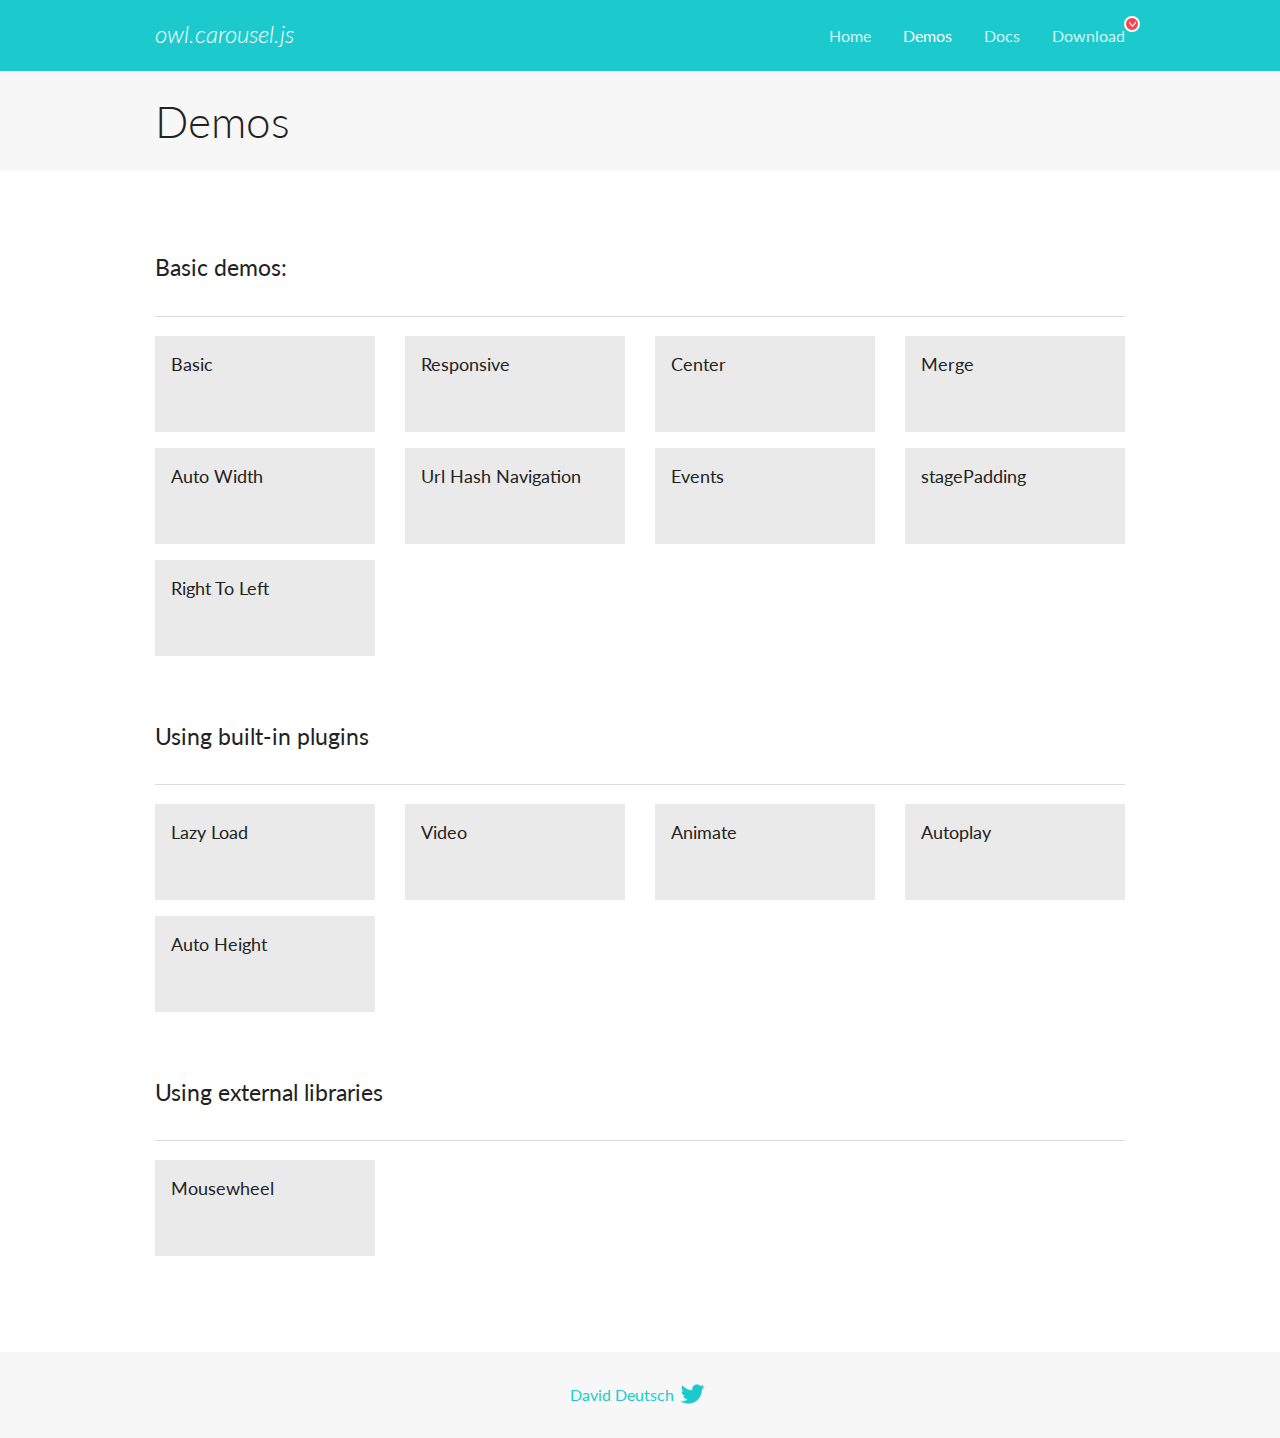
<file: OwlCarousel2-2.2.1 2/docs/demos/demos.html>
<!DOCTYPE html>
<html lang="en">
  <head>

    <!-- head -->
    <meta charset="utf-8">
    <meta name="msapplication-tap-highlight" content="no" />
    <meta name="viewport" content="width=device-width, initial-scale=1.0" />
    <meta name="description" content="A list of Owl Carousel examples.">
    <meta name="author" content="David Deutsch">
    <title>
      Demos | Owl Carousel | 2.2.1
    </title>

    <!-- Stylesheets -->
    <link href='https://fonts.googleapis.com/css?family=Lato:300,400,700,400italic,300italic' rel='stylesheet' type='text/css'>
    <link rel="stylesheet" href="../assets/css/docs.theme.min.css">

    <!-- Owl Stylesheets -->
    <link rel="stylesheet" href="../assets/owlcarousel/assets/owl.carousel.min.css">
    <link rel="stylesheet" href="../assets/owlcarousel/assets/owl.theme.default.min.css">

    <!-- HTML5 shim and Respond.js IE8 support of HTML5 elements and media queries -->

    <!--[if lt IE 9]>
      <script src="https://oss.maxcdn.com/libs/html5shiv/3.7.0/html5shiv.js"></script>
      <script src="https://oss.maxcdn.com/libs/respond.js/1.3.0/respond.min.js"></script>
    <![endif]-->

    <!-- Favicons -->
    <link rel="apple-touch-icon-precomposed" sizes="144x144" href="../assets/ico/apple-touch-icon-144-precomposed.png">
    <link rel="shortcut icon" href="../assets/ico/favicon.png">
    <link rel="shortcut icon" href="favicon.ico">

    <!-- Yeah i know js should not be in header. Its required for demos.-->

    <!-- javascript -->
    <script src="../assets/vendors/jquery.min.js"></script>
    <script src="../assets/owlcarousel/owl.carousel.js"></script>
  </head>
  <body>

    <!-- header -->
    <header class="header">
      <div class="row">
        <div class="large-12 columns">
          <div class="brand left">
            <h3>
              <a href="/OwlCarousel2/">owl.carousel.js</a> 
            </h3>
          </div>
          <a id="toggle-nav" class="right">
            <span></span> <span></span> <span></span> 
          </a> 
          <div class="nav-bar">
            <ul class="clearfix">
              <li> <a href="/OwlCarousel2/index.html">Home</a>  </li>
              <li class="active">
                <a href="/OwlCarousel2/demos/demos.html">Demos</a> 
              </li>
              <li> <a href="/OwlCarousel2/docs/started-welcome.html">Docs</a>  </li>
              <li>
                <a href="https://github.com/OwlCarousel2/OwlCarousel2/archive/2.2.1.zip">Download</a> 
                <span class="download"></span> 
              </li>
            </ul>
          </div>
        </div>
      </div>
    </header>

    <!-- title -->
    <section class="title">
      <div class="row">
        <div class="large-12 columns">
          <h1>Demos</h1>
        </div>
      </div>
    </section>

    <!--  Demos -->
    <section id="demos">
      <div class="row">
        <div class="large-12 columns">
          <h4 id="basic-demos-">Basic demos:</h4>
          <hr>
          <div class="demo-list">
            <div class="row">
              <div class="small-6 medium-4 large-3 columns">
                <a href="basic.html" class="demo-block">
                  <h5>Basic </h5>
                </a> 
              </div>
              <div class="small-6 medium-4 large-3 columns">
                <a href="responsive.html" class="demo-block">
                  <h5>Responsive </h5>
                </a> 
              </div>
              <div class="small-6 medium-4 large-3 columns">
                <a href="center.html" class="demo-block">
                  <h5>Center </h5>
                </a> 
              </div>
              <div class="small-6 medium-4 large-3 columns">
                <a href="merge.html" class="demo-block">
                  <h5>Merge </h5>
                </a> 
              </div>
              <div class="small-6 medium-4 large-3 columns">
                <a href="autowidth.html" class="demo-block">
                  <h5>Auto Width </h5>
                </a> 
              </div>
              <div class="small-6 medium-4 large-3 columns">
                <a href="urlhashnav.html" class="demo-block">
                  <h5>Url Hash Navigation </h5>
                </a> 
              </div>
              <div class="small-6 medium-4 large-3 columns">
                <a href="events.html" class="demo-block">
                  <h5>Events </h5>
                </a> 
              </div>
              <div class="small-6 medium-4 large-3 columns">
                <a href="stagepadding.html" class="demo-block">
                  <h5>stagePadding </h5>
                </a> 
              </div>
              <div class="small-6 medium-4 large-3 columns">
                <a href="rtl.html" class="demo-block">
                  <h5>Right To Left </h5>
                </a> 
              </div>
            </div>
          </div>
          <h4 id="using-built-in-plugins">Using built-in plugins</h4>
          <hr>
          <div class="demo-list">
            <div class="row">
              <div class="small-6 medium-4 large-3 columns">
                <a href="lazyLoad.html" class="demo-block">
                  <h5>Lazy Load </h5>
                </a> 
              </div>
              <div class="small-6 medium-4 large-3 columns">
                <a href="video.html" class="demo-block">
                  <h5>Video </h5>
                </a> 
              </div>
              <div class="small-6 medium-4 large-3 columns">
                <a href="animate.html" class="demo-block">
                  <h5>Animate </h5>
                </a> 
              </div>
              <div class="small-6 medium-4 large-3 columns">
                <a href="autoplay.html" class="demo-block">
                  <h5>Autoplay </h5>
                </a> 
              </div>
              <div class="small-6 medium-4 large-3 columns">
                <a href="autoheight.html" class="demo-block">
                  <h5>Auto Height </h5>
                </a> 
              </div>
            </div>
          </div>
          <h4 id="using-external-libraries">Using external libraries</h4>
          <hr>
          <div class="demo-list">
            <div class="row">
              <div class="small-6 medium-4 large-3 columns">
                <a href="mousewheel.html" class="demo-block">
                  <h5>Mousewheel </h5>
                </a> 
              </div>
            </div>
          </div>
        </div>
      </div>
    </section>

    <!-- footer -->
    <footer class="footer">
      <div class="row">
        <div class="large-12 columns">
          <h5>
            <a href="/OwlCarousel2/docs/support-contact.html">David Deutsch</a> 
            <a id="custom-tweet-button" href="https://twitter.com/share?url=https://github.com/OwlCarousel2/OwlCarousel2&text=Owl Carousel - This is so awesome! " target="_blank"></a> 
          </h5>
        </div>
      </div>
    </footer>

    <!-- vendors -->
    <script src="../assets/vendors/highlight.js"></script>
    <script src="../assets/js/app.js"></script>
  </body>
</html>
</file>
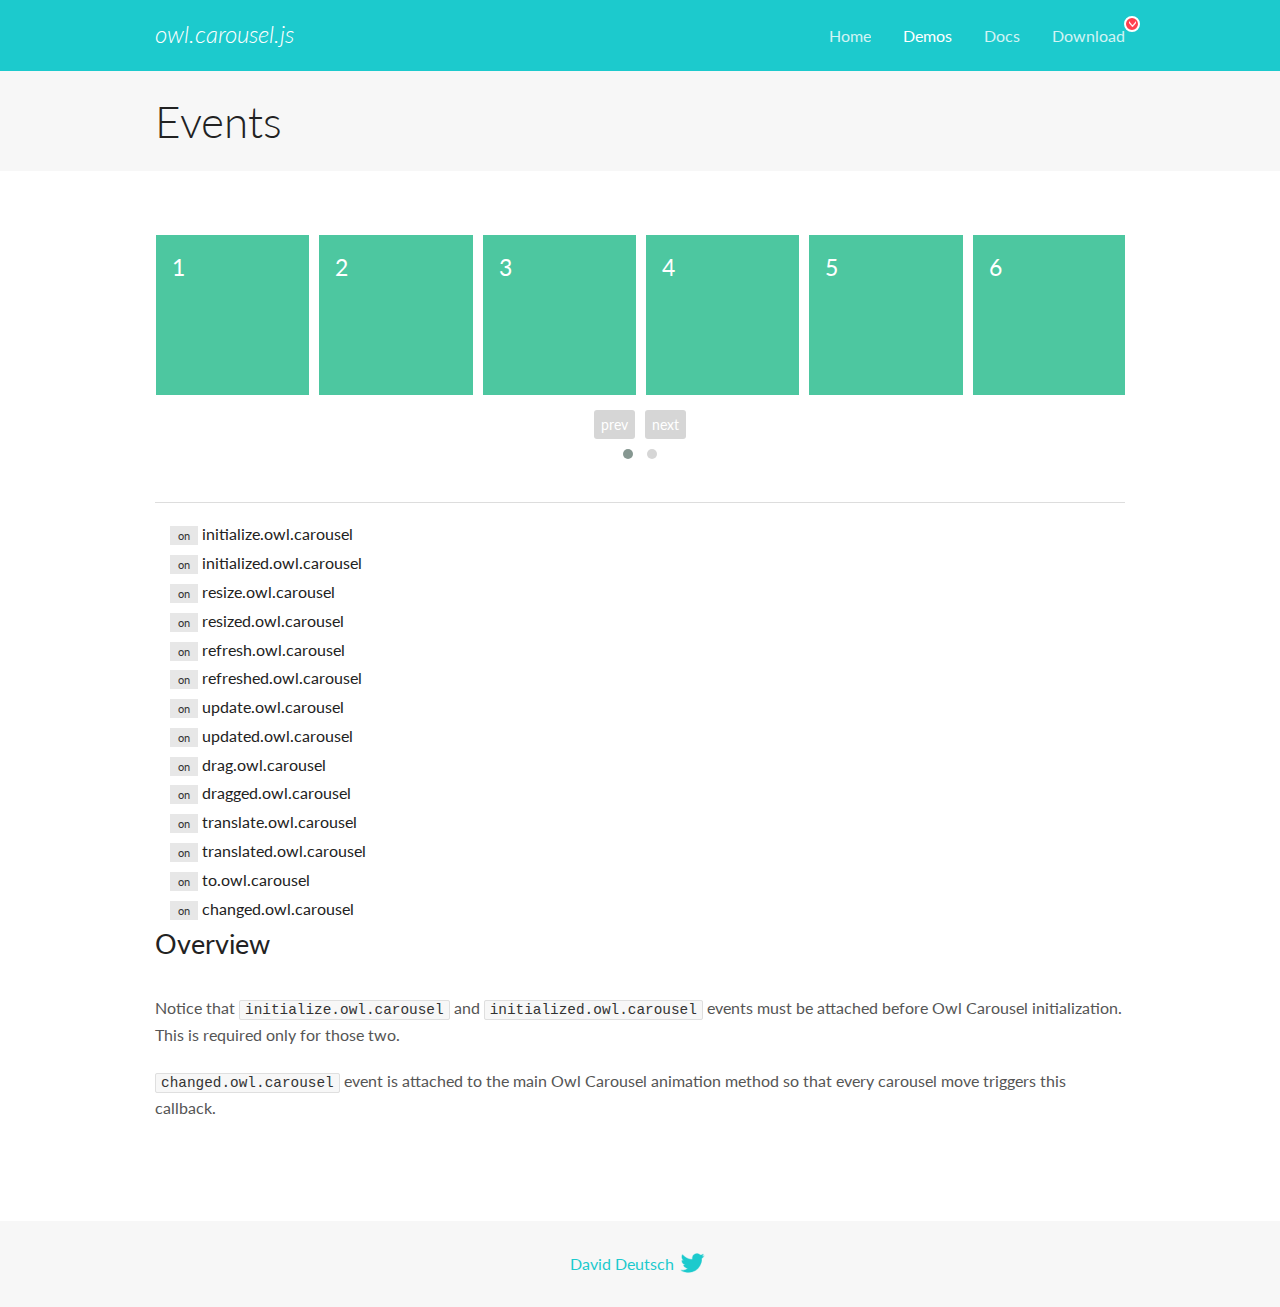
<file: OwlCarousel2-2.2.1 2/docs/demos/events.html>
<!DOCTYPE html>
<html lang="en">
  <head>

    <!-- head -->
    <meta charset="utf-8">
    <meta name="msapplication-tap-highlight" content="no" />
    <meta name="viewport" content="width=device-width, initial-scale=1.0" />
    <meta name="description" content="Events usage demo">
    <meta name="author" content="David Deutsch">
    <title>
      Events Demo | Owl Carousel | 2.2.1
    </title>

    <!-- Stylesheets -->
    <link href='https://fonts.googleapis.com/css?family=Lato:300,400,700,400italic,300italic' rel='stylesheet' type='text/css'>
    <link rel="stylesheet" href="../assets/css/docs.theme.min.css">

    <!-- Owl Stylesheets -->
    <link rel="stylesheet" href="../assets/owlcarousel/assets/owl.carousel.min.css">
    <link rel="stylesheet" href="../assets/owlcarousel/assets/owl.theme.default.min.css">

    <!-- HTML5 shim and Respond.js IE8 support of HTML5 elements and media queries -->

    <!--[if lt IE 9]>
      <script src="https://oss.maxcdn.com/libs/html5shiv/3.7.0/html5shiv.js"></script>
      <script src="https://oss.maxcdn.com/libs/respond.js/1.3.0/respond.min.js"></script>
    <![endif]-->

    <!-- Favicons -->
    <link rel="apple-touch-icon-precomposed" sizes="144x144" href="../assets/ico/apple-touch-icon-144-precomposed.png">
    <link rel="shortcut icon" href="../assets/ico/favicon.png">
    <link rel="shortcut icon" href="favicon.ico">

    <!-- Yeah i know js should not be in header. Its required for demos.-->

    <!-- javascript -->
    <script src="../assets/vendors/jquery.min.js"></script>
    <script src="../assets/owlcarousel/owl.carousel.js"></script>
  </head>
  <body>

    <!-- header -->
    <header class="header">
      <div class="row">
        <div class="large-12 columns">
          <div class="brand left">
            <h3>
              <a href="/OwlCarousel2/">owl.carousel.js</a> 
            </h3>
          </div>
          <a id="toggle-nav" class="right">
            <span></span> <span></span> <span></span> 
          </a> 
          <div class="nav-bar">
            <ul class="clearfix">
              <li> <a href="/OwlCarousel2/index.html">Home</a>  </li>
              <li class="active">
                <a href="/OwlCarousel2/demos/demos.html">Demos</a> 
              </li>
              <li> <a href="/OwlCarousel2/docs/started-welcome.html">Docs</a>  </li>
              <li>
                <a href="https://github.com/OwlCarousel2/OwlCarousel2/archive/2.2.1.zip">Download</a> 
                <span class="download"></span> 
              </li>
            </ul>
          </div>
        </div>
      </div>
    </header>

    <!-- title -->
    <section class="title">
      <div class="row">
        <div class="large-12 columns">
          <h1>Events</h1>
        </div>
      </div>
    </section>

    <!--  Demos -->
    <section id="demos">
      <div class="row">
        <div class="large-12 columns">
          <div class="owl-carousel owl-theme">
            <div class="item">
              <h4>1</h4>
            </div>
            <div class="item">
              <h4>2</h4>
            </div>
            <div class="item">
              <h4>3</h4>
            </div>
            <div class="item">
              <h4>4</h4>
            </div>
            <div class="item">
              <h4>5</h4>
            </div>
            <div class="item">
              <h4>6</h4>
            </div>
            <div class="item">
              <h4>7</h4>
            </div>
            <div class="item">
              <h4>8</h4>
            </div>
            <div class="item">
              <h4>9</h4>
            </div>
            <div class="item">
              <h4>10</h4>
            </div>
            <div class="item">
              <h4>11</h4>
            </div>
            <div class="item">
              <h4>12</h4>
            </div>
          </div>
          <hr>
          <div class="large-12 columns callbacks">
            <div><span class="label secondary initialize">on</span>  initialize.owl.carousel </div>
            <div><span class="label secondary initialized">on</span>  initialized.owl.carousel </div>
            <div><span class="label secondary resize">on</span>  resize.owl.carousel </div>
            <div><span class="label secondary resized">on</span>  resized.owl.carousel </div>
            <div><span class="label secondary refresh">on</span>  refresh.owl.carousel </div>
            <div><span class="label secondary refreshed">on</span>  refreshed.owl.carousel </div>
            <div><span class="label secondary update">on</span>  update.owl.carousel </div>
            <div><span class="label secondary updated">on</span>  updated.owl.carousel </div>
            <div><span class="label secondary drag">on</span>  drag.owl.carousel </div>
            <div><span class="label secondary dragged">on</span>  dragged.owl.carousel </div>
            <div><span class="label secondary translate">on</span>  translate.owl.carousel </div>
            <div><span class="label secondary translated">on</span>  translated.owl.carousel </div>
            <div><span class="label secondary to">on</span>  to.owl.carousel </div>
            <div><span class="label secondary changed">on</span>  changed.owl.carousel </div>
          </div>
          <h3 id="overview">Overview</h3>
          <p>Notice that <code>initialize.owl.carousel</code> and <code>initialized.owl.carousel</code> events must be attached before Owl Carousel initialization. This is required only for those two.</p>
          <p><code>changed.owl.carousel</code> event is attached to the main Owl Carousel animation method so that every carousel move triggers this callback.</p>
          <script>
            jQuery(document).ready(function($) {
              var owl = $('.owl-carousel');
              owl.on('initialize.owl.carousel initialized.owl.carousel ' +
                'initialize.owl.carousel initialize.owl.carousel ' +
                'resize.owl.carousel resized.owl.carousel ' +
                'refresh.owl.carousel refreshed.owl.carousel ' +
                'update.owl.carousel updated.owl.carousel ' +
                'drag.owl.carousel dragged.owl.carousel ' +
                'translate.owl.carousel translated.owl.carousel ' +
                'to.owl.carousel changed.owl.carousel',
                function(e) {
                  $('.' + e.type)
                    .removeClass('secondary')
                    .addClass('success');
                  window.setTimeout(function() {
                    $('.' + e.type)
                      .removeClass('success')
                      .addClass('secondary');
                  }, 500);
                });
              owl.owlCarousel({
                loop: true,
                nav: true,
                lazyLoad: true,
                margin: 10,
                video: true,
                responsive: {
                  0: {
                    items: 1
                  },
                  600: {
                    items: 3
                  },
                  960: {
                    items: 5,
                  },
                  1200: {
                    items: 6
                  }
                }
              });
            });
          </script>
        </div>
      </div>
    </section>

    <!-- footer -->
    <footer class="footer">
      <div class="row">
        <div class="large-12 columns">
          <h5>
            <a href="/OwlCarousel2/docs/support-contact.html">David Deutsch</a> 
            <a id="custom-tweet-button" href="https://twitter.com/share?url=https://github.com/OwlCarousel2/OwlCarousel2&text=Owl Carousel - This is so awesome! " target="_blank"></a> 
          </h5>
        </div>
      </div>
    </footer>

    <!-- vendors -->
    <script src="../assets/vendors/highlight.js"></script>
    <script src="../assets/js/app.js"></script>
  </body>
</html>
</file>
